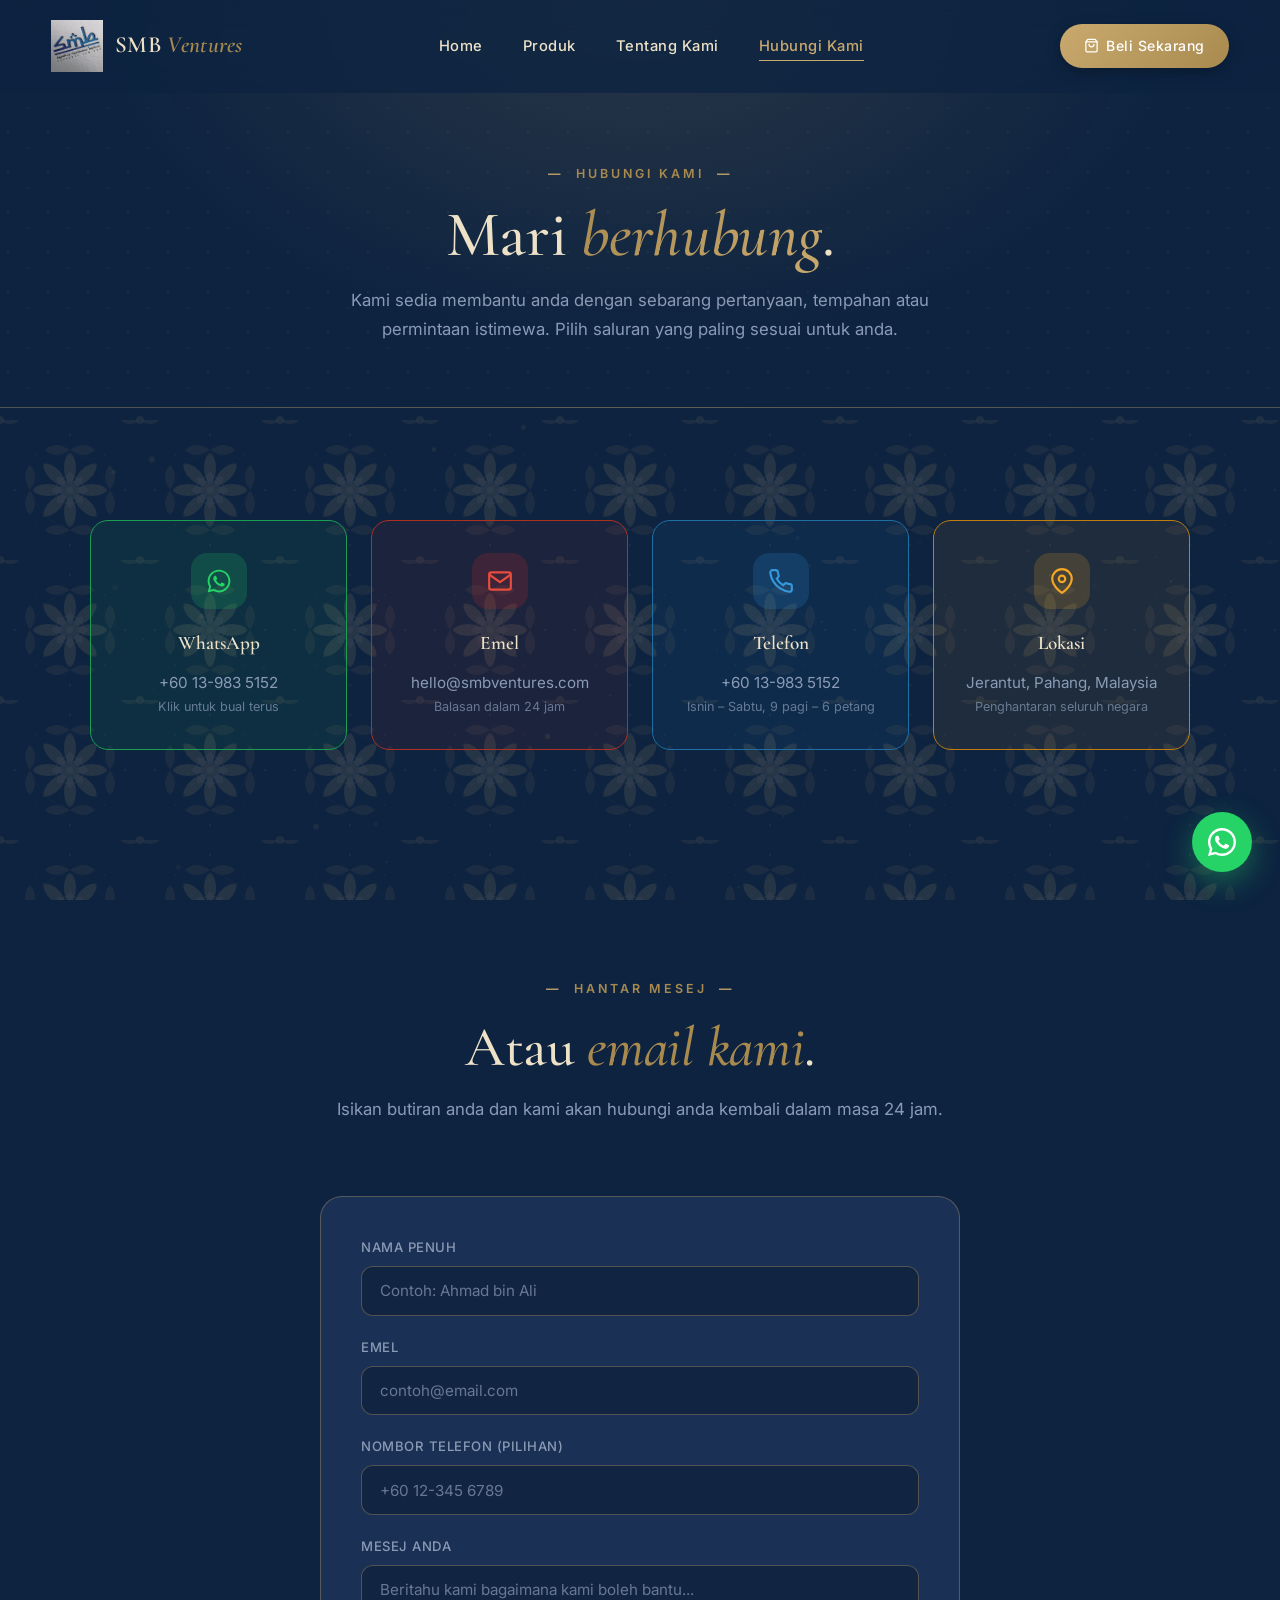
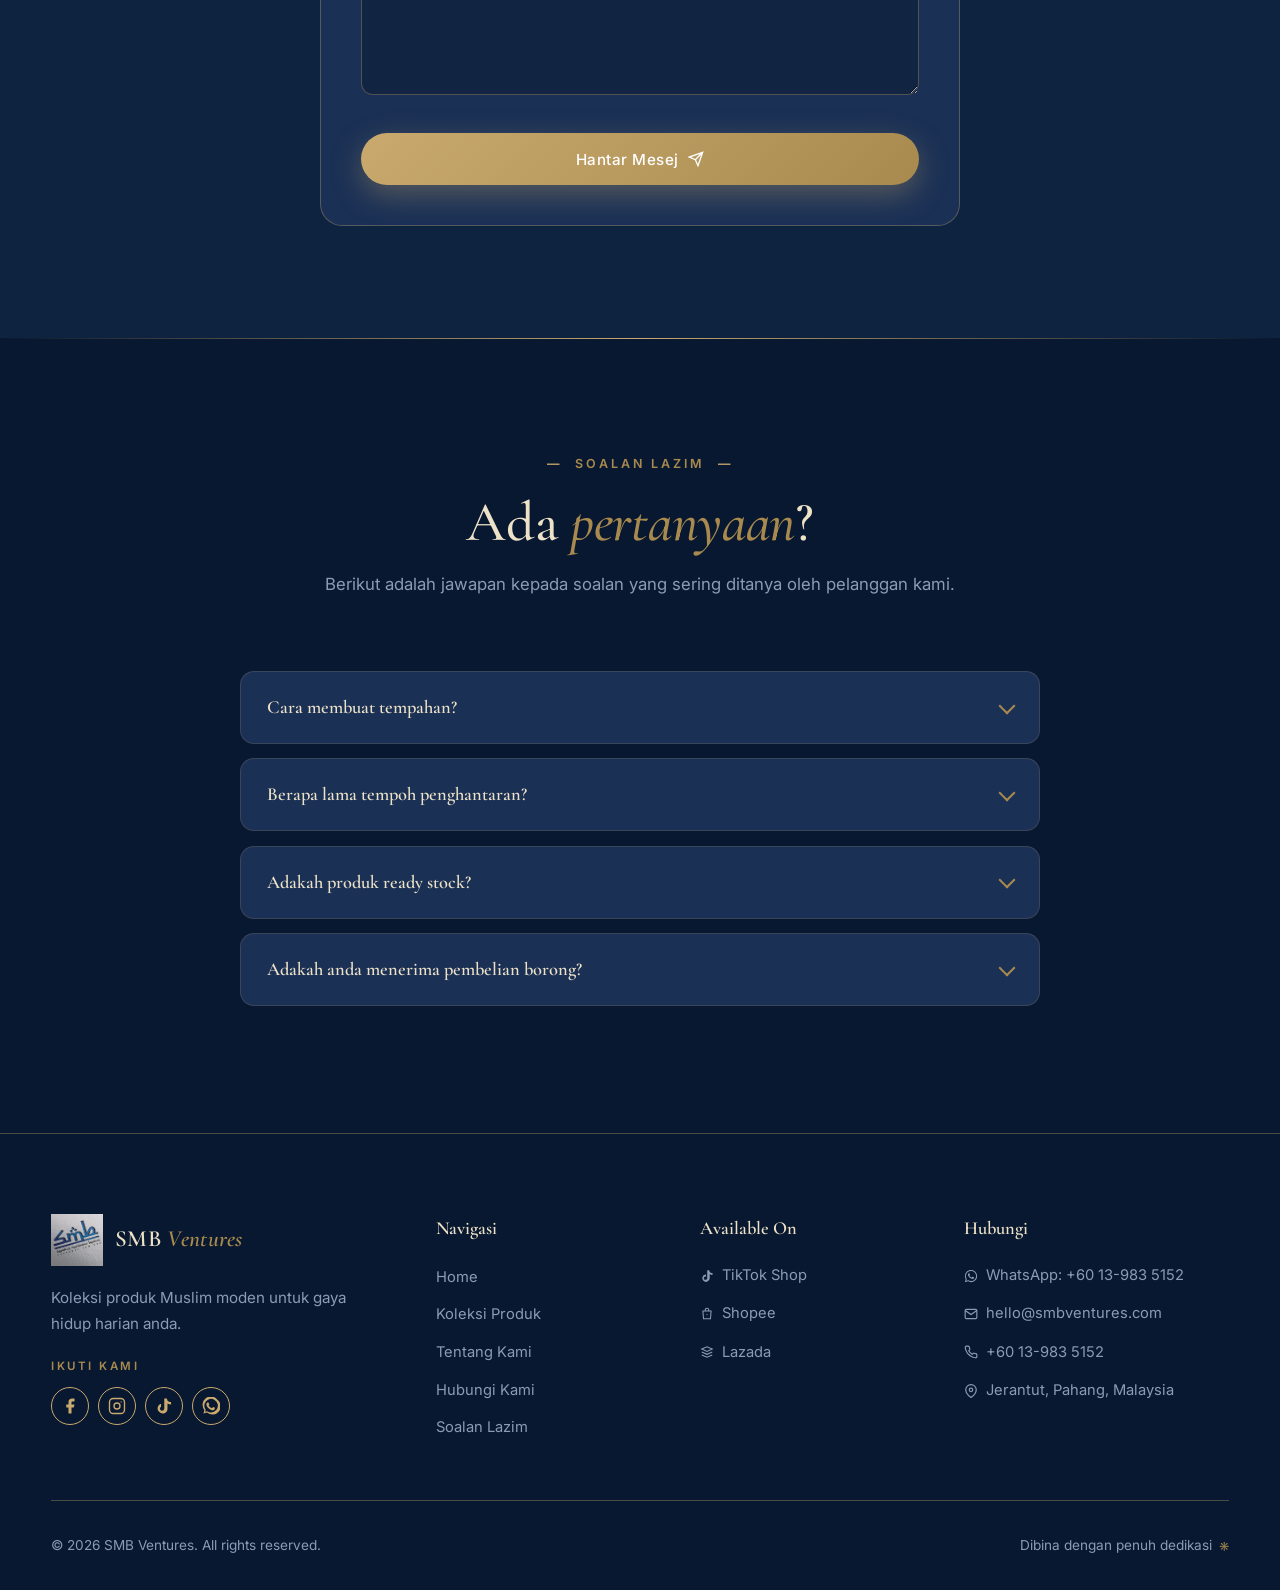
<file: hubungi-kami.html>
<!DOCTYPE html>
<html lang="ms">
<head>
<meta charset="UTF-8" />
<meta name="viewport" content="width=device-width, initial-scale=1.0" />
<title>Hubungi Kami — SMB Ventures</title>
<link rel="preconnect" href="https://fonts.googleapis.com">
<link rel="preconnect" href="https://fonts.gstatic.com" crossorigin>
<link href="https://fonts.googleapis.com/css2?family=Cormorant+Garamond:wght@400;500;600;700&family=Inter:wght@300;400;500;600&family=Amiri:wght@400;700&display=swap" rel="stylesheet">
<link rel="stylesheet" href="styles.css">
</head>
<body>
<!-- Flowery Batik Background -->
<svg class="batik-flower-bg" aria-hidden="true" preserveAspectRatio="xMidYMid slice" xmlns="http://www.w3.org/2000/svg">
  <defs>
    <pattern id="flower-batik" x="0" y="0" width="140" height="140" patternUnits="userSpaceOnUse">
      <!-- ── Central 8-petal flower ── -->
      <g transform="translate(70,70)">
        <!-- Outer petals -->
        <ellipse cx="0" cy="-22" rx="6" ry="14" fill="#c9a96e" opacity="0.9" transform="rotate(0)"/>
        <ellipse cx="0" cy="-22" rx="6" ry="14" fill="#c9a96e" opacity="0.9" transform="rotate(45)"/>
        <ellipse cx="0" cy="-22" rx="6" ry="14" fill="#c9a96e" opacity="0.9" transform="rotate(90)"/>
        <ellipse cx="0" cy="-22" rx="6" ry="14" fill="#c9a96e" opacity="0.9" transform="rotate(135)"/>
        <ellipse cx="0" cy="-22" rx="6" ry="14" fill="#c9a96e" opacity="0.9" transform="rotate(180)"/>
        <ellipse cx="0" cy="-22" rx="6" ry="14" fill="#c9a96e" opacity="0.9" transform="rotate(225)"/>
        <ellipse cx="0" cy="-22" rx="6" ry="14" fill="#c9a96e" opacity="0.9" transform="rotate(270)"/>
        <ellipse cx="0" cy="-22" rx="6" ry="14" fill="#c9a96e" opacity="0.9" transform="rotate(315)"/>
        <!-- Inner ring -->
        <circle cx="0" cy="0" r="14" fill="none" stroke="#e6cea0" stroke-width="0.7"/>
        <circle cx="0" cy="0" r="9"  fill="none" stroke="#c9a96e" stroke-width="0.6"/>
        <!-- Inner petals -->
        <ellipse cx="0" cy="-11" rx="3.5" ry="7" fill="#e6cea0" opacity="0.8" transform="rotate(0)"/>
        <ellipse cx="0" cy="-11" rx="3.5" ry="7" fill="#e6cea0" opacity="0.8" transform="rotate(45)"/>
        <ellipse cx="0" cy="-11" rx="3.5" ry="7" fill="#e6cea0" opacity="0.8" transform="rotate(90)"/>
        <ellipse cx="0" cy="-11" rx="3.5" ry="7" fill="#e6cea0" opacity="0.8" transform="rotate(135)"/>
        <ellipse cx="0" cy="-11" rx="3.5" ry="7" fill="#e6cea0" opacity="0.8" transform="rotate(180)"/>
        <ellipse cx="0" cy="-11" rx="3.5" ry="7" fill="#e6cea0" opacity="0.8" transform="rotate(225)"/>
        <ellipse cx="0" cy="-11" rx="3.5" ry="7" fill="#e6cea0" opacity="0.8" transform="rotate(270)"/>
        <ellipse cx="0" cy="-11" rx="3.5" ry="7" fill="#e6cea0" opacity="0.8" transform="rotate(315)"/>
        <!-- Centre -->
        <circle cx="0" cy="0" r="6" fill="#c9a96e"/>
        <circle cx="0" cy="0" r="3" fill="#e6cea0"/>
        <!-- Outer decorative ring dots -->
        <circle cx="0"    cy="-36" r="1.5" fill="#a88a4f" opacity="0.8"/>
        <circle cx="25.5" cy="-25.5" r="1.5" fill="#a88a4f" opacity="0.8"/>
        <circle cx="36"   cy="0"    r="1.5" fill="#a88a4f" opacity="0.8"/>
        <circle cx="25.5" cy="25.5" r="1.5" fill="#a88a4f" opacity="0.8"/>
        <circle cx="0"    cy="36"   r="1.5" fill="#a88a4f" opacity="0.8"/>
        <circle cx="-25.5" cy="25.5" r="1.5" fill="#a88a4f" opacity="0.8"/>
        <circle cx="-36"  cy="0"    r="1.5" fill="#a88a4f" opacity="0.8"/>
        <circle cx="-25.5" cy="-25.5" r="1.5" fill="#a88a4f" opacity="0.8"/>
        <!-- Large outer circle -->
        <circle cx="0" cy="0" r="36" fill="none" stroke="#c9a96e" stroke-width="0.4" opacity="0.6"/>
        <circle cx="0" cy="0" r="46" fill="none" stroke="#a88a4f" stroke-width="0.3" opacity="0.4"/>
      </g>
      <!-- ── Corner quarter-flowers ── -->
      <g transform="translate(0,0)">
        <ellipse cx="0" cy="-10" rx="4" ry="9" fill="#c9a96e" opacity="0.6" transform="rotate(45)"/>
        <ellipse cx="0" cy="-10" rx="4" ry="9" fill="#c9a96e" opacity="0.6" transform="rotate(90)"/>
        <circle cx="0" cy="0" r="4" fill="#c9a96e" opacity="0.7"/>
      </g>
      <g transform="translate(140,0)">
        <ellipse cx="0" cy="-10" rx="4" ry="9" fill="#c9a96e" opacity="0.6" transform="rotate(-45)"/>
        <ellipse cx="0" cy="-10" rx="4" ry="9" fill="#c9a96e" opacity="0.6" transform="rotate(-90)"/>
        <circle cx="0" cy="0" r="4" fill="#c9a96e" opacity="0.7"/>
      </g>
      <g transform="translate(0,140)">
        <ellipse cx="0" cy="10" rx="4" ry="9" fill="#c9a96e" opacity="0.6" transform="rotate(45)"/>
        <ellipse cx="0" cy="10" rx="4" ry="9" fill="#c9a96e" opacity="0.6" transform="rotate(90)"/>
        <circle cx="0" cy="0" r="4" fill="#c9a96e" opacity="0.7"/>
      </g>
      <g transform="translate(140,140)">
        <ellipse cx="0" cy="10" rx="4" ry="9" fill="#c9a96e" opacity="0.6" transform="rotate(-45)"/>
        <ellipse cx="0" cy="10" rx="4" ry="9" fill="#c9a96e" opacity="0.6" transform="rotate(-90)"/>
        <circle cx="0" cy="0" r="4" fill="#c9a96e" opacity="0.7"/>
      </g>
      <!-- ── Leaf tendrils between flowers ── -->
      <path d="M70 30 Q85 20 95 30 Q85 40 70 30Z" fill="#c9a96e" opacity="0.5"/>
      <path d="M70 30 Q55 20 45 30 Q55 40 70 30Z" fill="#c9a96e" opacity="0.5"/>
      <path d="M70 110 Q85 120 95 110 Q85 100 70 110Z" fill="#c9a96e" opacity="0.5"/>
      <path d="M70 110 Q55 120 45 110 Q55 100 70 110Z" fill="#c9a96e" opacity="0.5"/>
      <path d="M30 70 Q20 85 30 95 Q40 85 30 70Z" fill="#c9a96e" opacity="0.5"/>
      <path d="M30 70 Q20 55 30 45 Q40 55 30 70Z" fill="#c9a96e" opacity="0.5"/>
      <path d="M110 70 Q120 85 110 95 Q100 85 110 70Z" fill="#c9a96e" opacity="0.5"/>
      <path d="M110 70 Q120 55 110 45 Q100 55 110 70Z" fill="#c9a96e" opacity="0.5"/>
      <!-- ── Filler dots ── -->
      <circle cx="70" cy="15"  r="1" fill="#e6cea0" opacity="0.6"/>
      <circle cx="70" cy="125" r="1" fill="#e6cea0" opacity="0.6"/>
      <circle cx="15" cy="70"  r="1" fill="#e6cea0" opacity="0.6"/>
      <circle cx="125" cy="70" r="1" fill="#e6cea0" opacity="0.6"/>
      <circle cx="35" cy="35"  r="1" fill="#a88a4f" opacity="0.5"/>
      <circle cx="105" cy="35" r="1" fill="#a88a4f" opacity="0.5"/>
      <circle cx="35" cy="105" r="1" fill="#a88a4f" opacity="0.5"/>
      <circle cx="105" cy="105" r="1" fill="#a88a4f" opacity="0.5"/>
    </pattern>
  </defs>
  <rect width="100%" height="100%" fill="url(#flower-batik)"/>
</svg>


<!-- ============ NAVIGATION ============ -->
<nav id="navbar">
  <a href="index.html" class="logo">
    <img src="logo.jpg" alt="SMB Ventures Sdn Bhd" class="logo-img"
         onerror="this.style.display='none';this.nextElementSibling.style.display='flex';">
    <span class="logo-fallback" style="display:none;">
      <span class="lf-main">s<em>m</em>b</span>
      <span class="lf-tag">sepakat membawa berkat</span>
      <span class="lf-sub">Ventures Sdn Bhd</span>
    </span>
  </a>
  <ul class="nav-links">
    <li><a href="index.html">Home</a></li>
    <li><a href="produk.html">Produk</a></li>
    <li><a href="tentang-kami.html">Tentang Kami</a></li>
    <li><a href="hubungi-kami.html" class="active">Hubungi Kami</a></li>
  </ul>
  <a href="produk.html" class="nav-cta"><svg width="15" height="15" viewBox="0 0 24 24" fill="none" stroke="currentColor" stroke-width="2" stroke-linecap="round" stroke-linejoin="round" style="flex-shrink:0"><path d="M6 2L3 6v14a2 2 0 0 0 2 2h14a2 2 0 0 0 2-2V6l-3-4z"/><line x1="3" y1="6" x2="21" y2="6"/><path d="M16 10a4 4 0 0 1-8 0"/></svg> Beli Sekarang</a>
  <button class="menu-toggle" id="menuToggle" aria-label="Menu">
    <span></span><span></span><span></span>
  </button>
</nav>
<div class="nav-mobile" id="navMobile">
  <ul>
    <li><a href="index.html">Home</a></li>
    <li><a href="produk.html">Produk</a></li>
    <li><a href="tentang-kami.html">Tentang Kami</a></li>
    <li><a href="hubungi-kami.html">Hubungi Kami</a></li>
    <li><a href="produk.html" class="nav-cta"><svg width="15" height="15" viewBox="0 0 24 24" fill="none" stroke="currentColor" stroke-width="2" stroke-linecap="round" stroke-linejoin="round" style="flex-shrink:0"><path d="M6 2L3 6v14a2 2 0 0 0 2 2h14a2 2 0 0 0 2-2V6l-3-4z"/><line x1="3" y1="6" x2="21" y2="6"/><path d="M16 10a4 4 0 0 1-8 0"/></svg> Beli Sekarang</a></li>
  </ul>
</div>

<!-- ============ PAGE HEADER ============ -->
<header class="page-header">
  <div class="section-eyebrow">Hubungi Kami</div>
  <h1>Mari <em>berhubung</em>.</h1>
  <p>Kami sedia membantu anda dengan sebarang pertanyaan, tempahan atau permintaan istimewa. Pilih saluran yang paling sesuai untuk anda.</p>
</header>

<!-- ============ CONTACT CARDS ============ -->
<section>
  <div class="contact-grid">

    <a href="https://wa.me/60139835152?text=Assalamualaikum%20SMB%20Ventures%2C%20saya%20berminat%20dengan%20produk%20anda." target="_blank" rel="noopener" class="contact-card contact-card--whatsapp reveal">
      <div class="contact-card-icon">
        <svg viewBox="0 0 32 32" fill="currentColor" xmlns="http://www.w3.org/2000/svg">
          <path d="M16 2C8.268 2 2 8.268 2 16c0 2.417.636 4.786 1.846 6.876L2 30l7.333-1.818A13.94 13.94 0 0 0 16 30c7.732 0 14-6.268 14-14S23.732 2 16 2zm0 25.6a11.54 11.54 0 0 1-5.888-1.607l-.422-.252-4.352 1.08 1.1-4.24-.276-.435A11.56 11.56 0 0 1 4.4 16C4.4 9.59 9.59 4.4 16 4.4S27.6 9.59 27.6 16 22.41 27.6 16 27.6zm6.338-8.664c-.347-.174-2.056-1.014-2.375-1.13-.318-.115-.55-.173-.78.174-.23.347-.895 1.13-1.097 1.362-.202.23-.404.26-.75.086-.347-.174-1.464-.54-2.788-1.72-1.03-.918-1.726-2.053-1.928-2.4-.202-.347-.022-.534.152-.706.156-.155.347-.405.52-.607.174-.202.23-.347.347-.578.116-.23.058-.434-.029-.607-.087-.174-.78-1.88-1.07-2.573-.28-.676-.566-.584-.78-.595l-.665-.011c-.23 0-.607.086-.924.433-.318.347-1.213 1.186-1.213 2.892 0 1.706 1.242 3.355 1.415 3.585.174.23 2.445 3.73 5.923 5.232.828.357 1.474.57 1.977.73.83.265 1.587.228 2.184.138.666-.1 2.056-.84 2.345-1.652.29-.81.29-1.505.202-1.652-.087-.144-.318-.23-.665-.404z"/>
        </svg>
      </div>
      <h3>WhatsApp</h3>
      <p>+60 13-983 5152<br><small style="opacity:0.7">Klik untuk bual terus</small></p>
    </a>

    <a href="mailto:hello@smbventures.com" class="contact-card contact-card--email reveal">
      <div class="contact-card-icon">
        <svg viewBox="0 0 24 24" fill="none" stroke="currentColor" stroke-width="2"><path d="M4 4h16c1.1 0 2 .9 2 2v12c0 1.1-.9 2-2 2H4c-1.1 0-2-.9-2-2V6c0-1.1.9-2 2-2z"/><polyline points="22,6 12,13 2,6"/></svg>
      </div>
      <h3>Emel</h3>
      <p>hello@smbventures.com<br><small style="opacity:0.7">Balasan dalam 24 jam</small></p>
    </a>

    <a href="tel:+60139835152" class="contact-card contact-card--phone reveal">
      <div class="contact-card-icon">
        <svg viewBox="0 0 24 24" fill="none" stroke="currentColor" stroke-width="2"><path d="M22 16.92v3a2 2 0 0 1-2.18 2 19.79 19.79 0 0 1-8.63-3.07 19.5 19.5 0 0 1-6-6 19.79 19.79 0 0 1-3.07-8.67A2 2 0 0 1 4.11 2h3a2 2 0 0 1 2 1.72 12.84 12.84 0 0 0 .7 2.81 2 2 0 0 1-.45 2.11L8.09 9.91a16 16 0 0 0 6 6l1.27-1.27a2 2 0 0 1 2.11-.45 12.84 12.84 0 0 0 2.81.7A2 2 0 0 1 22 16.92z"/></svg>
      </div>
      <h3>Telefon</h3>
      <p>+60 13-983 5152<br><small style="opacity:0.7">Isnin – Sabtu, 9 pagi – 6 petang</small></p>
    </a>

    <div class="contact-card contact-card--location reveal" style="cursor:default;">
      <div class="contact-card-icon">
        <svg viewBox="0 0 24 24" fill="none" stroke="currentColor" stroke-width="2"><path d="M21 10c0 7-9 13-9 13s-9-6-9-13a9 9 0 0 1 18 0z"/><circle cx="12" cy="10" r="3"/></svg>
      </div>
      <h3>Lokasi</h3>
      <p>Jerantut, Pahang, Malaysia<br><small style="opacity:0.7">Penghantaran seluruh negara</small></p>
    </div>

  </div>
</section>

<!-- ============ CONTACT FORM ============ -->
<section>
  <div class="section-header reveal">
    <div class="section-eyebrow">Hantar Mesej</div>
    <h2 class="section-title">Atau <em>email kami</em>.</h2>
    <p class="section-sub">Isikan butiran anda dan kami akan hubungi anda kembali dalam masa 24 jam.</p>
  </div>
  <!-- To activate form: sign up at formspree.io, create a form, and replace YOUR_FORM_ID below -->
  <form class="contact-form reveal" action="https://formspree.io/f/YOUR_FORM_ID" method="POST">
    <div class="form-row">
      <label for="name">Nama Penuh</label>
      <input type="text" id="name" name="name" placeholder="Contoh: Ahmad bin Ali" required>
    </div>
    <div class="form-row">
      <label for="email">Emel</label>
      <input type="email" id="email" name="email" placeholder="contoh@email.com" required>
    </div>
    <div class="form-row">
      <label for="phone">Nombor Telefon (pilihan)</label>
      <input type="tel" id="phone" name="phone" placeholder="+60 12-345 6789">
    </div>
    <div class="form-row">
      <label for="message">Mesej Anda</label>
      <textarea id="message" name="message" rows="5" placeholder="Beritahu kami bagaimana kami boleh bantu..." required></textarea>
    </div>
    <button type="submit" class="btn btn-primary">
      Hantar Mesej
      <svg width="16" height="16" viewBox="0 0 24 24" fill="none" stroke="currentColor" stroke-width="2"><path d="M22 2L11 13M22 2l-7 20-4-9-9-4z"/></svg>
    </button>
  </form>
</section>

<!-- ============ FAQ ============ -->
<section class="faq-section" id="faq">
  <div class="section-header reveal">
    <div class="section-eyebrow">Soalan Lazim</div>
    <h2 class="section-title">Ada <em>pertanyaan</em>?</h2>
    <p class="section-sub">Berikut adalah jawapan kepada soalan yang sering ditanya oleh pelanggan kami.</p>
  </div>
  <div class="faq-list reveal">
    <details class="faq-item">
      <summary>Cara membuat tempahan?</summary>
      <div class="faq-answer">
        <p>Anda boleh membuat tempahan dengan mudah melalui WhatsApp. Klik butang hijau di sudut bawah skrin atau butang "Lihat Produk" pada mana-mana kategori — kami akan bantu proses tempahan anda dari pemilihan produk sehingga penghantaran.</p>
      </div>
    </details>
    <details class="faq-item">
      <summary>Berapa lama tempoh penghantaran?</summary>
      <div class="faq-answer">
        <p>Penghantaran ke kawasan Semenanjung Malaysia mengambil masa 2 hingga 4 hari bekerja. Bagi Sabah dan Sarawak, tempoh penghantaran adalah 4 hingga 7 hari bekerja. Anda akan menerima nombor tracking selepas pesanan dihantar.</p>
      </div>
    </details>
    <details class="faq-item">
      <summary>Adakah produk ready stock?</summary>
      <div class="faq-answer">
        <p>Kebanyakan produk kami adalah ready stock dan boleh dihantar dalam masa 24 hingga 48 jam selepas pengesahan bayaran. Untuk tempahan khas, sila berhubung dengan kami melalui WhatsApp untuk pengesahan ketersediaan stok.</p>
      </div>
    </details>
    <details class="faq-item">
      <summary>Adakah anda menerima pembelian borong?</summary>
      <div class="faq-answer">
        <p>Ya, kami menerima pembelian borong dengan harga istimewa untuk peruncit, ejen dan organisasi. Sila hubungi kami melalui WhatsApp untuk mendapatkan senarai harga borong dan terma pembelian terkini.</p>
      </div>
    </details>
  </div>
</section>

<!-- ============ FOOTER ============ -->
<footer>
  <div class="footer-grid">
    <div class="footer-brand">
      <a href="index.html" class="logo">
        <img src="logo.jpg" alt="SMB Ventures Sdn Bhd" class="logo-img"
             onerror="this.style.display='none';this.nextElementSibling.style.display='flex';">
        <span class="logo-fallback" style="display:none;">
          <span class="lf-main">s<em>m</em>b</span>
          <span class="lf-tag">sepakat membawa berkat</span>
          <span class="lf-sub">Ventures Sdn Bhd</span>
        </span>
      </a>
      <p>Koleksi produk Muslim moden untuk gaya hidup harian anda.</p>
    </div>
    <div class="footer-col">
      <h4>Navigasi</h4>
      <ul>
        <li><a href="index.html">Home</a></li>
        <li><a href="produk.html">Koleksi Produk</a></li>
        <li><a href="tentang-kami.html">Tentang Kami</a></li>
        <li><a href="hubungi-kami.html">Hubungi Kami</a></li>
        <li><a href="#faq">Soalan Lazim</a></li>
      </ul>
    </div>
    <div class="footer-col">
      <h4>Hubungi</h4>
      <ul>
        <li><a href="https://wa.me/60139835152" target="_blank" rel="noopener">
          <svg viewBox="0 0 32 32" fill="currentColor" xmlns="http://www.w3.org/2000/svg"><path d="M16 2C8.268 2 2 8.268 2 16c0 2.417.636 4.786 1.846 6.876L2 30l7.333-1.818A13.94 13.94 0 0 0 16 30c7.732 0 14-6.268 14-14S23.732 2 16 2zm0 25.6a11.54 11.54 0 0 1-5.888-1.607l-.422-.252-4.352 1.08 1.1-4.24-.276-.435A11.56 11.56 0 0 1 4.4 16C4.4 9.59 9.59 4.4 16 4.4S27.6 9.59 27.6 16 22.41 27.6 16 27.6zm6.338-8.664c-.347-.174-2.056-1.014-2.375-1.13-.318-.115-.55-.173-.78.174-.23.347-.895 1.13-1.097 1.362-.202.23-.404.26-.75.086-.347-.174-1.464-.54-2.788-1.72-1.03-.918-1.726-2.053-1.928-2.4-.202-.347-.022-.534.152-.706.156-.155.347-.405.52-.607.174-.202.23-.347.347-.578.116-.23.058-.434-.029-.607-.087-.174-.78-1.88-1.07-2.573-.28-.676-.566-.584-.78-.595l-.665-.011c-.23 0-.607.086-.924.433-.318.347-1.213 1.186-1.213 2.892 0 1.706 1.242 3.355 1.415 3.585.174.23 2.445 3.73 5.923 5.232.828.357 1.474.57 1.977.73.83.265 1.587.228 2.184.138.666-.1 2.056-.84 2.345-1.652.29-.81.29-1.505.202-1.652-.087-.144-.318-.23-.665-.404z"/></svg>
          WhatsApp: +60 13-983 5152
        </a></li>
        <li><a href="mailto:hello@smbventures.com">
          <svg viewBox="0 0 24 24" fill="none" stroke="currentColor" stroke-width="2"><path d="M4 4h16c1.1 0 2 .9 2 2v12c0 1.1-.9 2-2 2H4c-1.1 0-2-.9-2-2V6c0-1.1.9-2 2-2z"/><polyline points="22,6 12,13 2,6"/></svg>
          hello@smbventures.com
        </a></li>
        <li><a href="tel:+60139835152">
          <svg viewBox="0 0 24 24" fill="none" stroke="currentColor" stroke-width="2"><path d="M22 16.92v3a2 2 0 0 1-2.18 2 19.79 19.79 0 0 1-8.63-3.07 19.5 19.5 0 0 1-6-6 19.79 19.79 0 0 1-3.07-8.67A2 2 0 0 1 4.11 2h3a2 2 0 0 1 2 1.72 12.84 12.84 0 0 0 .7 2.81 2 2 0 0 1-.45 2.11L8.09 9.91a16 16 0 0 0 6 6l1.27-1.27a2 2 0 0 1 2.11-.45 12.84 12.84 0 0 0 2.81.7A2 2 0 0 1 22 16.92z"/></svg>
          +60 13-983 5152
        </a></li>
        <li><a href="#">
          <svg viewBox="0 0 24 24" fill="none" stroke="currentColor" stroke-width="2"><path d="M21 10c0 7-9 13-9 13s-9-6-9-13a9 9 0 0 1 18 0z"/><circle cx="12" cy="10" r="3"/></svg>
          Jerantut, Pahang, Malaysia
        </a></li>
      </ul>
    </div>
  </div>
  <div class="footer-bottom">
    <div>&copy; 2026 SMB Ventures. All rights reserved.</div>
    <div class="made-with">Dibina dengan penuh dedikasi <span>۞</span></div>
  </div>
</footer>

<!-- ============ WHATSAPP FLOATING ============ -->
<a href="https://wa.me/60139835152?text=Assalamualaikum%20SMB%20Ventures%2C%20saya%20berminat%20dengan%20produk%20anda."
   class="whatsapp-float"
   target="_blank"
   rel="noopener"
   aria-label="Hubungi melalui WhatsApp">
  <span class="whatsapp-tooltip">Hubungi kami</span>
  <svg viewBox="0 0 32 32" fill="currentColor" xmlns="http://www.w3.org/2000/svg"><path d="M16 2C8.268 2 2 8.268 2 16c0 2.417.636 4.786 1.846 6.876L2 30l7.333-1.818A13.94 13.94 0 0 0 16 30c7.732 0 14-6.268 14-14S23.732 2 16 2zm0 25.6a11.54 11.54 0 0 1-5.888-1.607l-.422-.252-4.352 1.08 1.1-4.24-.276-.435A11.56 11.56 0 0 1 4.4 16C4.4 9.59 9.59 4.4 16 4.4S27.6 9.59 27.6 16 22.41 27.6 16 27.6zm6.338-8.664c-.347-.174-2.056-1.014-2.375-1.13-.318-.115-.55-.173-.78.174-.23.347-.895 1.13-1.097 1.362-.202.23-.404.26-.75.086-.347-.174-1.464-.54-2.788-1.72-1.03-.918-1.726-2.053-1.928-2.4-.202-.347-.022-.534.152-.706.156-.155.347-.405.52-.607.174-.202.23-.347.347-.578.116-.23.058-.434-.029-.607-.087-.174-.78-1.88-1.07-2.573-.28-.676-.566-.584-.78-.595l-.665-.011c-.23 0-.607.086-.924.433-.318.347-1.213 1.186-1.213 2.892 0 1.706 1.242 3.355 1.415 3.585.174.23 2.445 3.73 5.923 5.232.828.357 1.474.57 1.977.73.83.265 1.587.228 2.184.138.666-.1 2.056-.84 2.345-1.652.29-.81.29-1.505.202-1.652-.087-.144-.318-.23-.665-.404z"/></svg>
</a>

<script src="script.js"></script>
</body>
</html>
</file>
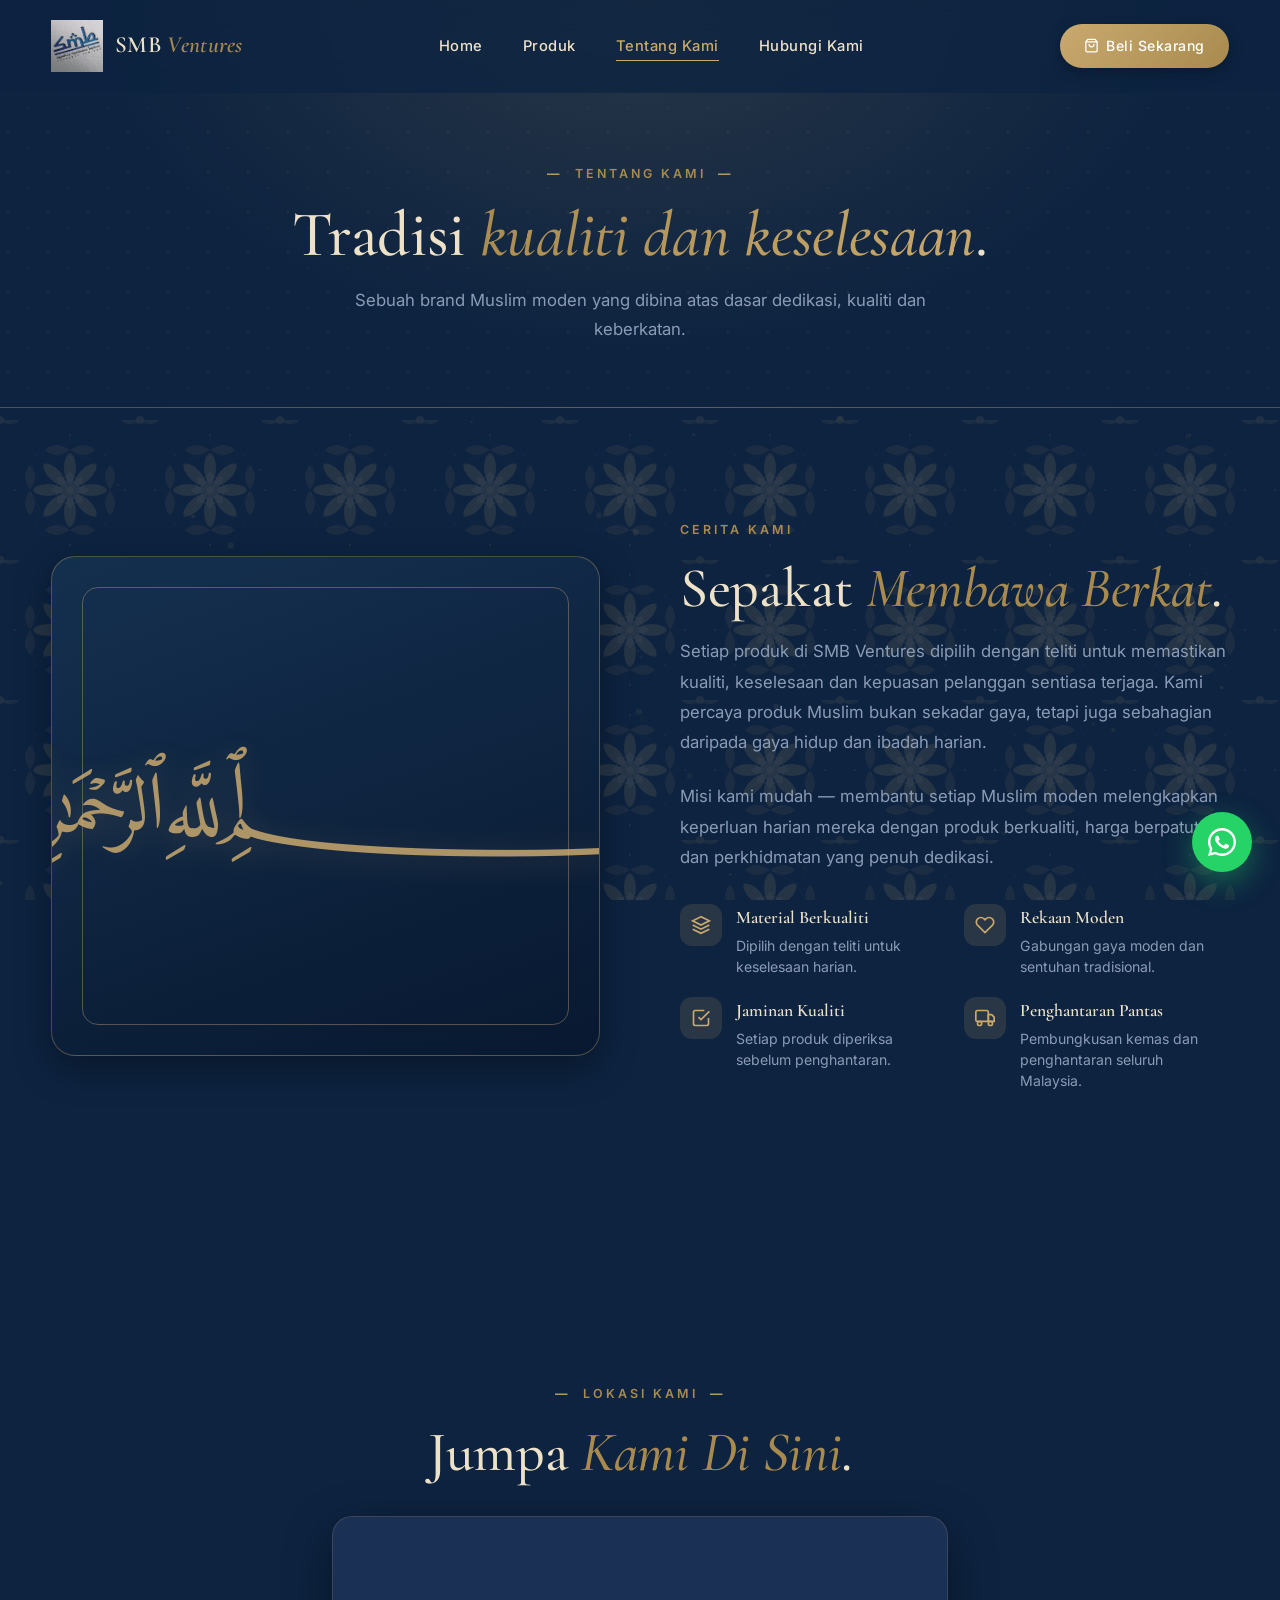
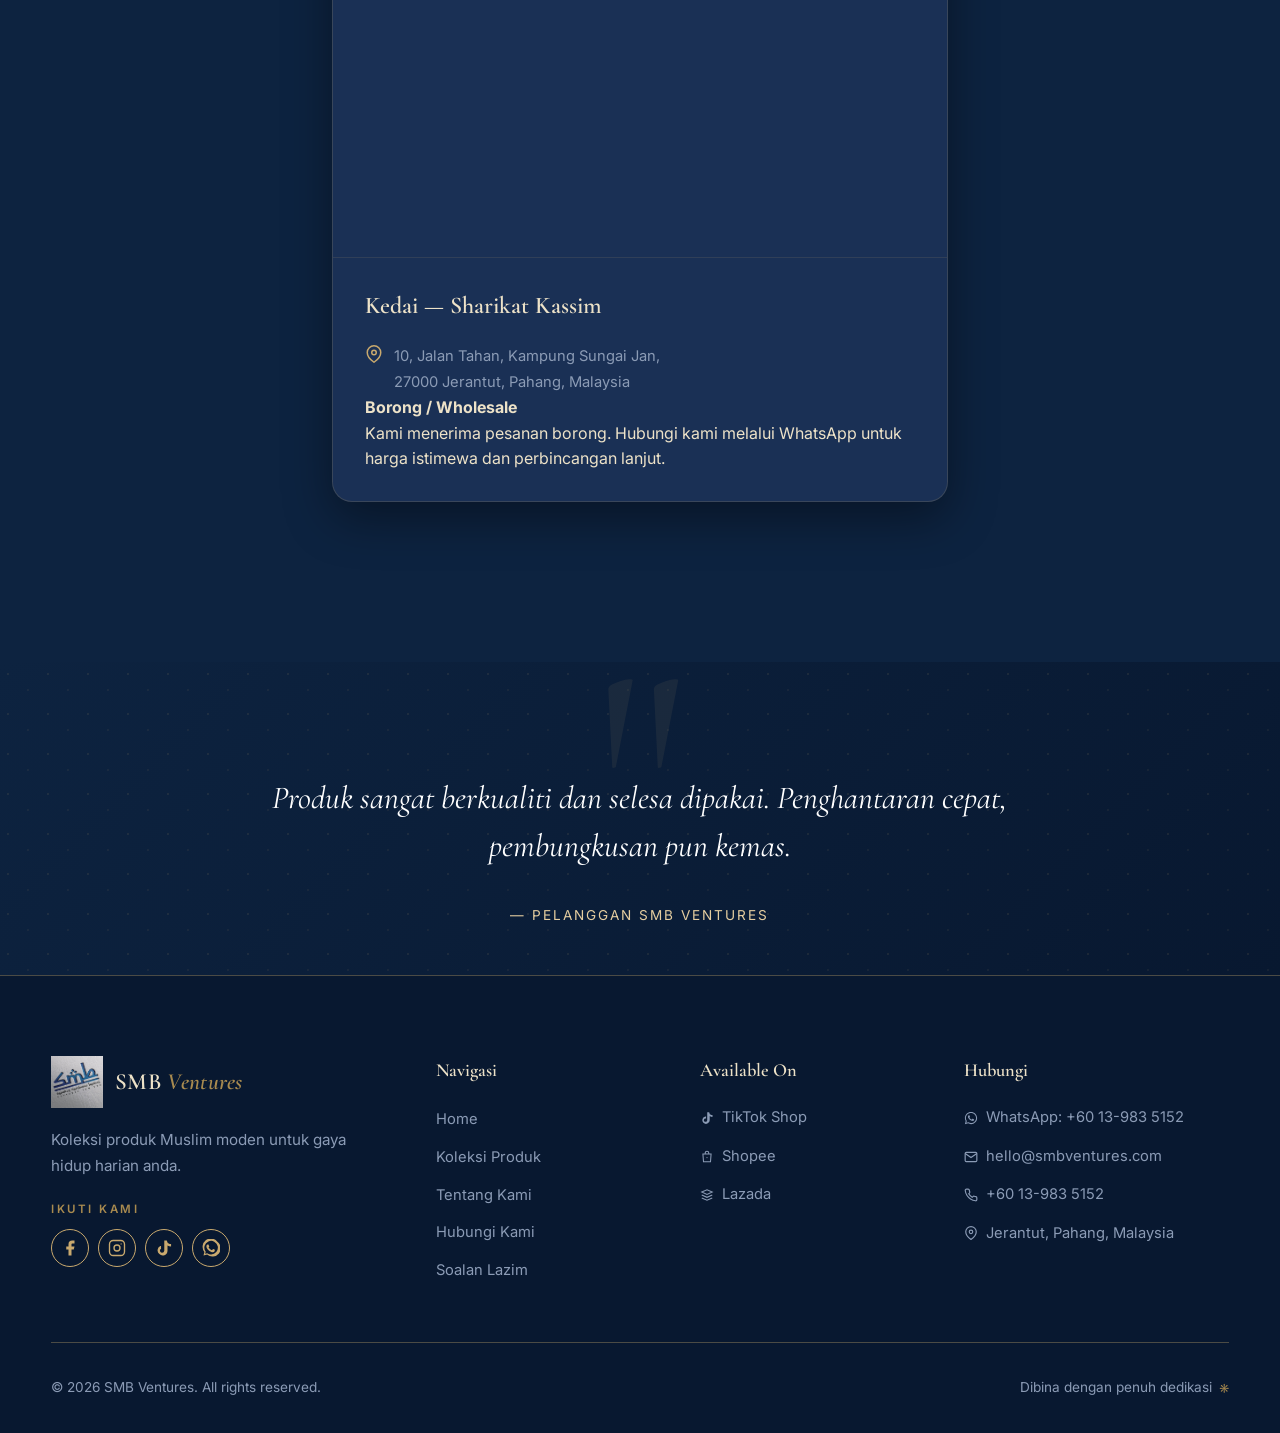
<file: tentang-kami.html>
<!DOCTYPE html>
<html lang="ms">
<head>
<meta charset="UTF-8" />
<meta name="viewport" content="width=device-width, initial-scale=1.0" />
<title>Tentang Kami — SMB Ventures</title>
<link rel="preconnect" href="https://fonts.googleapis.com">
<link rel="preconnect" href="https://fonts.gstatic.com" crossorigin>
<link href="https://fonts.googleapis.com/css2?family=Cormorant+Garamond:wght@400;500;600;700&family=Inter:wght@300;400;500;600&family=Amiri:wght@400;700&display=swap" rel="stylesheet">
<link rel="stylesheet" href="styles.css">
</head>
<body>
<!-- Flowery Batik Background -->
<svg class="batik-flower-bg" aria-hidden="true" preserveAspectRatio="xMidYMid slice" xmlns="http://www.w3.org/2000/svg">
  <defs>
    <pattern id="flower-batik" x="0" y="0" width="140" height="140" patternUnits="userSpaceOnUse">
      <!-- ── Central 8-petal flower ── -->
      <g transform="translate(70,70)">
        <!-- Outer petals -->
        <ellipse cx="0" cy="-22" rx="6" ry="14" fill="#c9a96e" opacity="0.9" transform="rotate(0)"/>
        <ellipse cx="0" cy="-22" rx="6" ry="14" fill="#c9a96e" opacity="0.9" transform="rotate(45)"/>
        <ellipse cx="0" cy="-22" rx="6" ry="14" fill="#c9a96e" opacity="0.9" transform="rotate(90)"/>
        <ellipse cx="0" cy="-22" rx="6" ry="14" fill="#c9a96e" opacity="0.9" transform="rotate(135)"/>
        <ellipse cx="0" cy="-22" rx="6" ry="14" fill="#c9a96e" opacity="0.9" transform="rotate(180)"/>
        <ellipse cx="0" cy="-22" rx="6" ry="14" fill="#c9a96e" opacity="0.9" transform="rotate(225)"/>
        <ellipse cx="0" cy="-22" rx="6" ry="14" fill="#c9a96e" opacity="0.9" transform="rotate(270)"/>
        <ellipse cx="0" cy="-22" rx="6" ry="14" fill="#c9a96e" opacity="0.9" transform="rotate(315)"/>
        <!-- Inner ring -->
        <circle cx="0" cy="0" r="14" fill="none" stroke="#e6cea0" stroke-width="0.7"/>
        <circle cx="0" cy="0" r="9"  fill="none" stroke="#c9a96e" stroke-width="0.6"/>
        <!-- Inner petals -->
        <ellipse cx="0" cy="-11" rx="3.5" ry="7" fill="#e6cea0" opacity="0.8" transform="rotate(0)"/>
        <ellipse cx="0" cy="-11" rx="3.5" ry="7" fill="#e6cea0" opacity="0.8" transform="rotate(45)"/>
        <ellipse cx="0" cy="-11" rx="3.5" ry="7" fill="#e6cea0" opacity="0.8" transform="rotate(90)"/>
        <ellipse cx="0" cy="-11" rx="3.5" ry="7" fill="#e6cea0" opacity="0.8" transform="rotate(135)"/>
        <ellipse cx="0" cy="-11" rx="3.5" ry="7" fill="#e6cea0" opacity="0.8" transform="rotate(180)"/>
        <ellipse cx="0" cy="-11" rx="3.5" ry="7" fill="#e6cea0" opacity="0.8" transform="rotate(225)"/>
        <ellipse cx="0" cy="-11" rx="3.5" ry="7" fill="#e6cea0" opacity="0.8" transform="rotate(270)"/>
        <ellipse cx="0" cy="-11" rx="3.5" ry="7" fill="#e6cea0" opacity="0.8" transform="rotate(315)"/>
        <!-- Centre -->
        <circle cx="0" cy="0" r="6" fill="#c9a96e"/>
        <circle cx="0" cy="0" r="3" fill="#e6cea0"/>
        <!-- Outer decorative ring dots -->
        <circle cx="0"    cy="-36" r="1.5" fill="#a88a4f" opacity="0.8"/>
        <circle cx="25.5" cy="-25.5" r="1.5" fill="#a88a4f" opacity="0.8"/>
        <circle cx="36"   cy="0"    r="1.5" fill="#a88a4f" opacity="0.8"/>
        <circle cx="25.5" cy="25.5" r="1.5" fill="#a88a4f" opacity="0.8"/>
        <circle cx="0"    cy="36"   r="1.5" fill="#a88a4f" opacity="0.8"/>
        <circle cx="-25.5" cy="25.5" r="1.5" fill="#a88a4f" opacity="0.8"/>
        <circle cx="-36"  cy="0"    r="1.5" fill="#a88a4f" opacity="0.8"/>
        <circle cx="-25.5" cy="-25.5" r="1.5" fill="#a88a4f" opacity="0.8"/>
        <!-- Large outer circle -->
        <circle cx="0" cy="0" r="36" fill="none" stroke="#c9a96e" stroke-width="0.4" opacity="0.6"/>
        <circle cx="0" cy="0" r="46" fill="none" stroke="#a88a4f" stroke-width="0.3" opacity="0.4"/>
      </g>
      <!-- ── Corner quarter-flowers ── -->
      <g transform="translate(0,0)">
        <ellipse cx="0" cy="-10" rx="4" ry="9" fill="#c9a96e" opacity="0.6" transform="rotate(45)"/>
        <ellipse cx="0" cy="-10" rx="4" ry="9" fill="#c9a96e" opacity="0.6" transform="rotate(90)"/>
        <circle cx="0" cy="0" r="4" fill="#c9a96e" opacity="0.7"/>
      </g>
      <g transform="translate(140,0)">
        <ellipse cx="0" cy="-10" rx="4" ry="9" fill="#c9a96e" opacity="0.6" transform="rotate(-45)"/>
        <ellipse cx="0" cy="-10" rx="4" ry="9" fill="#c9a96e" opacity="0.6" transform="rotate(-90)"/>
        <circle cx="0" cy="0" r="4" fill="#c9a96e" opacity="0.7"/>
      </g>
      <g transform="translate(0,140)">
        <ellipse cx="0" cy="10" rx="4" ry="9" fill="#c9a96e" opacity="0.6" transform="rotate(45)"/>
        <ellipse cx="0" cy="10" rx="4" ry="9" fill="#c9a96e" opacity="0.6" transform="rotate(90)"/>
        <circle cx="0" cy="0" r="4" fill="#c9a96e" opacity="0.7"/>
      </g>
      <g transform="translate(140,140)">
        <ellipse cx="0" cy="10" rx="4" ry="9" fill="#c9a96e" opacity="0.6" transform="rotate(-45)"/>
        <ellipse cx="0" cy="10" rx="4" ry="9" fill="#c9a96e" opacity="0.6" transform="rotate(-90)"/>
        <circle cx="0" cy="0" r="4" fill="#c9a96e" opacity="0.7"/>
      </g>
      <!-- ── Leaf tendrils between flowers ── -->
      <path d="M70 30 Q85 20 95 30 Q85 40 70 30Z" fill="#c9a96e" opacity="0.5"/>
      <path d="M70 30 Q55 20 45 30 Q55 40 70 30Z" fill="#c9a96e" opacity="0.5"/>
      <path d="M70 110 Q85 120 95 110 Q85 100 70 110Z" fill="#c9a96e" opacity="0.5"/>
      <path d="M70 110 Q55 120 45 110 Q55 100 70 110Z" fill="#c9a96e" opacity="0.5"/>
      <path d="M30 70 Q20 85 30 95 Q40 85 30 70Z" fill="#c9a96e" opacity="0.5"/>
      <path d="M30 70 Q20 55 30 45 Q40 55 30 70Z" fill="#c9a96e" opacity="0.5"/>
      <path d="M110 70 Q120 85 110 95 Q100 85 110 70Z" fill="#c9a96e" opacity="0.5"/>
      <path d="M110 70 Q120 55 110 45 Q100 55 110 70Z" fill="#c9a96e" opacity="0.5"/>
      <!-- ── Filler dots ── -->
      <circle cx="70" cy="15"  r="1" fill="#e6cea0" opacity="0.6"/>
      <circle cx="70" cy="125" r="1" fill="#e6cea0" opacity="0.6"/>
      <circle cx="15" cy="70"  r="1" fill="#e6cea0" opacity="0.6"/>
      <circle cx="125" cy="70" r="1" fill="#e6cea0" opacity="0.6"/>
      <circle cx="35" cy="35"  r="1" fill="#a88a4f" opacity="0.5"/>
      <circle cx="105" cy="35" r="1" fill="#a88a4f" opacity="0.5"/>
      <circle cx="35" cy="105" r="1" fill="#a88a4f" opacity="0.5"/>
      <circle cx="105" cy="105" r="1" fill="#a88a4f" opacity="0.5"/>
    </pattern>
  </defs>
  <rect width="100%" height="100%" fill="url(#flower-batik)"/>
</svg>


<!-- ============ NAVIGATION ============ -->
<nav id="navbar">
  <a href="index.html" class="logo">
    <img src="logo.jpg" alt="SMB Ventures Sdn Bhd" class="logo-img"
         onerror="this.style.display='none';this.nextElementSibling.style.display='flex';">
    <span class="logo-fallback" style="display:none;">
      <span class="lf-main">s<em>m</em>b</span>
      <span class="lf-tag">sepakat membawa berkat</span>
      <span class="lf-sub">Ventures Sdn Bhd</span>
    </span>
  </a>
  <ul class="nav-links">
    <li><a href="index.html">Home</a></li>
    <li><a href="produk.html">Produk</a></li>
    <li><a href="tentang-kami.html" class="active">Tentang Kami</a></li>
    <li><a href="hubungi-kami.html">Hubungi Kami</a></li>
  </ul>
  <a href="produk.html" class="nav-cta"><svg width="15" height="15" viewBox="0 0 24 24" fill="none" stroke="currentColor" stroke-width="2" stroke-linecap="round" stroke-linejoin="round" style="flex-shrink:0"><path d="M6 2L3 6v14a2 2 0 0 0 2 2h14a2 2 0 0 0 2-2V6l-3-4z"/><line x1="3" y1="6" x2="21" y2="6"/><path d="M16 10a4 4 0 0 1-8 0"/></svg> Beli Sekarang</a>
  <button class="menu-toggle" id="menuToggle" aria-label="Menu">
    <span></span><span></span><span></span>
  </button>
</nav>
<div class="nav-mobile" id="navMobile">
  <ul>
    <li><a href="index.html">Home</a></li>
    <li><a href="produk.html">Produk</a></li>
    <li><a href="tentang-kami.html">Tentang Kami</a></li>
    <li><a href="hubungi-kami.html">Hubungi Kami</a></li>
    <li><a href="produk.html" class="nav-cta"><svg width="15" height="15" viewBox="0 0 24 24" fill="none" stroke="currentColor" stroke-width="2" stroke-linecap="round" stroke-linejoin="round" style="flex-shrink:0"><path d="M6 2L3 6v14a2 2 0 0 0 2 2h14a2 2 0 0 0 2-2V6l-3-4z"/><line x1="3" y1="6" x2="21" y2="6"/><path d="M16 10a4 4 0 0 1-8 0"/></svg> Beli Sekarang</a></li>
  </ul>
</div>

<!-- ============ PAGE HEADER ============ -->
<header class="page-header">
  <div class="section-eyebrow">Tentang Kami</div>
  <h1>Tradisi <em>kualiti dan keselesaan</em>.</h1>
  <p>Sebuah brand Muslim moden yang dibina atas dasar dedikasi, kualiti dan keberkatan.</p>
</header>

<!-- ============ CRAFT / ABOUT ============ -->
<section>
  <div class="craft">
    <div class="craft-visual reveal">
      <div class="ornament"></div>
      <div class="center-mark">﷽</div>
    </div>
    <div class="craft-text reveal">
      <div class="section-eyebrow">Cerita Kami</div>
      <h2 class="section-title">Sepakat <em>Membawa Berkat</em>.</h2>
      <p>Setiap produk di SMB Ventures dipilih dengan teliti untuk memastikan kualiti, keselesaan dan kepuasan pelanggan sentiasa terjaga. Kami percaya produk Muslim bukan sekadar gaya, tetapi juga sebahagian daripada gaya hidup dan ibadah harian.</p>
      <p>Misi kami mudah — membantu setiap Muslim moden melengkapkan keperluan harian mereka dengan produk berkualiti, harga berpatutan dan perkhidmatan yang penuh dedikasi.</p>
      <div class="craft-features">
        <div class="craft-feature">
          <div class="craft-feature-icon">
            <svg width="20" height="20" viewBox="0 0 24 24" fill="none" stroke="currentColor" stroke-width="2"><path d="M12 2L2 7l10 5 10-5-10-5zM2 17l10 5 10-5M2 12l10 5 10-5"/></svg>
          </div>
          <div>
            <h4>Material Berkualiti</h4>
            <p>Dipilih dengan teliti untuk keselesaan harian.</p>
          </div>
        </div>
        <div class="craft-feature">
          <div class="craft-feature-icon">
            <svg width="20" height="20" viewBox="0 0 24 24" fill="none" stroke="currentColor" stroke-width="2"><path d="M20.84 4.61a5.5 5.5 0 0 0-7.78 0L12 5.67l-1.06-1.06a5.5 5.5 0 0 0-7.78 7.78l1.06 1.06L12 21.23l7.78-7.78 1.06-1.06a5.5 5.5 0 0 0 0-7.78z"/></svg>
          </div>
          <div>
            <h4>Rekaan Moden</h4>
            <p>Gabungan gaya moden dan sentuhan tradisional.</p>
          </div>
        </div>
        <div class="craft-feature">
          <div class="craft-feature-icon">
            <svg width="20" height="20" viewBox="0 0 24 24" fill="none" stroke="currentColor" stroke-width="2"><path d="M9 11l3 3L22 4M21 12v7a2 2 0 0 1-2 2H5a2 2 0 0 1-2-2V5a2 2 0 0 1 2-2h11"/></svg>
          </div>
          <div>
            <h4>Jaminan Kualiti</h4>
            <p>Setiap produk diperiksa sebelum penghantaran.</p>
          </div>
        </div>
        <div class="craft-feature">
          <div class="craft-feature-icon">
            <svg width="20" height="20" viewBox="0 0 24 24" fill="none" stroke="currentColor" stroke-width="2"><rect x="1" y="3" width="15" height="13" rx="2"/><polygon points="16 8 20 8 23 11 23 16 16 16 16 8"/><circle cx="5.5" cy="18.5" r="2.5"/><circle cx="18.5" cy="18.5" r="2.5"/></svg>
          </div>
          <div>
            <h4>Penghantaran Pantas</h4>
            <p>Pembungkusan kemas dan penghantaran seluruh Malaysia.</p>
          </div>
        </div>
      </div>
    </div>
  </div>
</section>

<!-- ============ LOCATION MAP ============ -->
<section>
  <div class="map-section reveal">
    <div class="section-eyebrow">Lokasi Kami</div>
    <h2 class="section-title">Jumpa <em>Kami Di Sini</em>.</h2>

    <div class="map-card">
      <!-- Map embed — native "Open in Maps" button appears automatically -->
      <div class="map-embed-wrap">
        <iframe
          src="https://maps.google.com/maps?q=10+Jalan+Tahan+Kampung+Sungai+Jan+27000+Jerantut+Pahang+Malaysia&output=embed"
          width="100%" height="340" style="border:0;" allowfullscreen="" loading="lazy"
          referrerpolicy="no-referrer-when-downgrade"
          title="Lokasi SMB Ventures — Jerantut, Pahang">
        </iframe>
      </div>

      <!-- Info card below map -->
      <div class="map-card-body">
        <h3 class="map-card-title">Kedai — Sharikat Kassim</h3>
        <div class="map-card-address">
          <svg class="map-pin-icon" viewBox="0 0 24 24" fill="none" stroke="currentColor" stroke-width="2" width="18" height="18"><path d="M21 10c0 7-9 13-9 13s-9-6-9-13a9 9 0 0 1 18 0z"/><circle cx="12" cy="10" r="3"/></svg>
          <div>
            <a href="https://maps.google.com/?q=10+Jalan+Tahan+Kampung+Sungai+Jan+27000+Jerantut+Pahang+Malaysia"
               target="_blank" rel="noopener" class="map-open-link">
              10, Jalan Tahan, Kampung Sungai Jan,<br>
              27000 Jerantut, Pahang, Malaysia
            </a>
          </div>
        </div>

        <div class="map-card-divider"></div>

        <div class="map-wholesale-box">
          <h4>Borong / Wholesale</h4>
          <p>Kami menerima pesanan borong. Hubungi kami melalui WhatsApp untuk harga istimewa dan perbincangan lanjut.</p>
        </div>
      </div>
    </div>

  </div>
</section>

<!-- ============ TESTIMONIAL ============ -->
<section class="testimonial-strip">
  <div class="reveal">
    <blockquote>Produk sangat berkualiti dan selesa dipakai. Penghantaran cepat, pembungkusan pun kemas.</blockquote>
    <cite>— Pelanggan SMB Ventures</cite>
  </div>
</section>

<!-- ============ FOOTER ============ -->
<footer>
  <div class="footer-grid">
    <div class="footer-brand">
      <a href="index.html" class="logo">
        <img src="logo.jpg" alt="SMB Ventures Sdn Bhd" class="logo-img"
             onerror="this.style.display='none';this.nextElementSibling.style.display='flex';">
        <span class="logo-fallback" style="display:none;">
          <span class="lf-main">s<em>m</em>b</span>
          <span class="lf-tag">sepakat membawa berkat</span>
          <span class="lf-sub">Ventures Sdn Bhd</span>
        </span>
      </a>
      <p>Koleksi produk Muslim moden untuk gaya hidup harian anda.</p>
    </div>
    <div class="footer-col">
      <h4>Navigasi</h4>
      <ul>
        <li><a href="index.html">Home</a></li>
        <li><a href="produk.html">Koleksi Produk</a></li>
        <li><a href="tentang-kami.html">Tentang Kami</a></li>
        <li><a href="hubungi-kami.html">Hubungi Kami</a></li>
        <li><a href="hubungi-kami.html#faq">Soalan Lazim</a></li>
      </ul>
    </div>
    <div class="footer-col">
      <h4>Hubungi</h4>
      <ul>
        <li><a href="https://wa.me/60139835152" target="_blank" rel="noopener">
          <svg viewBox="0 0 32 32" fill="currentColor" xmlns="http://www.w3.org/2000/svg"><path d="M16 2C8.268 2 2 8.268 2 16c0 2.417.636 4.786 1.846 6.876L2 30l7.333-1.818A13.94 13.94 0 0 0 16 30c7.732 0 14-6.268 14-14S23.732 2 16 2zm0 25.6a11.54 11.54 0 0 1-5.888-1.607l-.422-.252-4.352 1.08 1.1-4.24-.276-.435A11.56 11.56 0 0 1 4.4 16C4.4 9.59 9.59 4.4 16 4.4S27.6 9.59 27.6 16 22.41 27.6 16 27.6zm6.338-8.664c-.347-.174-2.056-1.014-2.375-1.13-.318-.115-.55-.173-.78.174-.23.347-.895 1.13-1.097 1.362-.202.23-.404.26-.75.086-.347-.174-1.464-.54-2.788-1.72-1.03-.918-1.726-2.053-1.928-2.4-.202-.347-.022-.534.152-.706.156-.155.347-.405.52-.607.174-.202.23-.347.347-.578.116-.23.058-.434-.029-.607-.087-.174-.78-1.88-1.07-2.573-.28-.676-.566-.584-.78-.595l-.665-.011c-.23 0-.607.086-.924.433-.318.347-1.213 1.186-1.213 2.892 0 1.706 1.242 3.355 1.415 3.585.174.23 2.445 3.73 5.923 5.232.828.357 1.474.57 1.977.73.83.265 1.587.228 2.184.138.666-.1 2.056-.84 2.345-1.652.29-.81.29-1.505.202-1.652-.087-.144-.318-.23-.665-.404z"/></svg>
          WhatsApp: +60 13-983 5152
        </a></li>
        <li><a href="mailto:hello@smbventures.com">
          <svg viewBox="0 0 24 24" fill="none" stroke="currentColor" stroke-width="2"><path d="M4 4h16c1.1 0 2 .9 2 2v12c0 1.1-.9 2-2 2H4c-1.1 0-2-.9-2-2V6c0-1.1.9-2 2-2z"/><polyline points="22,6 12,13 2,6"/></svg>
          hello@smbventures.com
        </a></li>
        <li><a href="tel:+60139835152">
          <svg viewBox="0 0 24 24" fill="none" stroke="currentColor" stroke-width="2"><path d="M22 16.92v3a2 2 0 0 1-2.18 2 19.79 19.79 0 0 1-8.63-3.07 19.5 19.5 0 0 1-6-6 19.79 19.79 0 0 1-3.07-8.67A2 2 0 0 1 4.11 2h3a2 2 0 0 1 2 1.72 12.84 12.84 0 0 0 .7 2.81 2 2 0 0 1-.45 2.11L8.09 9.91a16 16 0 0 0 6 6l1.27-1.27a2 2 0 0 1 2.11-.45 12.84 12.84 0 0 0 2.81.7A2 2 0 0 1 22 16.92z"/></svg>
          +60 13-983 5152
        </a></li>
        <li><a href="hubungi-kami.html">
          <svg viewBox="0 0 24 24" fill="none" stroke="currentColor" stroke-width="2"><path d="M21 10c0 7-9 13-9 13s-9-6-9-13a9 9 0 0 1 18 0z"/><circle cx="12" cy="10" r="3"/></svg>
          Jerantut, Pahang, Malaysia
        </a></li>
      </ul>
    </div>
  </div>
  <div class="footer-bottom">
    <div>&copy; 2026 SMB Ventures. All rights reserved.</div>
    <div class="made-with">Dibina dengan penuh dedikasi <span>۞</span></div>
  </div>
</footer>

<!-- ============ WHATSAPP FLOATING ============ -->
<a href="https://wa.me/60139835152?text=Assalamualaikum%20SMB%20Ventures%2C%20saya%20berminat%20dengan%20produk%20anda."
   class="whatsapp-float"
   target="_blank"
   rel="noopener"
   aria-label="Hubungi melalui WhatsApp">
  <span class="whatsapp-tooltip">Hubungi kami</span>
  <svg viewBox="0 0 32 32" fill="currentColor" xmlns="http://www.w3.org/2000/svg"><path d="M16 2C8.268 2 2 8.268 2 16c0 2.417.636 4.786 1.846 6.876L2 30l7.333-1.818A13.94 13.94 0 0 0 16 30c7.732 0 14-6.268 14-14S23.732 2 16 2zm0 25.6a11.54 11.54 0 0 1-5.888-1.607l-.422-.252-4.352 1.08 1.1-4.24-.276-.435A11.56 11.56 0 0 1 4.4 16C4.4 9.59 9.59 4.4 16 4.4S27.6 9.59 27.6 16 22.41 27.6 16 27.6zm6.338-8.664c-.347-.174-2.056-1.014-2.375-1.13-.318-.115-.55-.173-.78.174-.23.347-.895 1.13-1.097 1.362-.202.23-.404.26-.75.086-.347-.174-1.464-.54-2.788-1.72-1.03-.918-1.726-2.053-1.928-2.4-.202-.347-.022-.534.152-.706.156-.155.347-.405.52-.607.174-.202.23-.347.347-.578.116-.23.058-.434-.029-.607-.087-.174-.78-1.88-1.07-2.573-.28-.676-.566-.584-.78-.595l-.665-.011c-.23 0-.607.086-.924.433-.318.347-1.213 1.186-1.213 2.892 0 1.706 1.242 3.355 1.415 3.585.174.23 2.445 3.73 5.923 5.232.828.357 1.474.57 1.977.73.83.265 1.587.228 2.184.138.666-.1 2.056-.84 2.345-1.652.29-.81.29-1.505.202-1.652-.087-.144-.318-.23-.665-.404z"/></svg>
</a>

<script src="script.js"></script>
</body>
</html>
</file>
<file: styles.css>
:root {
  /* Gold accents */
  --gold: #c9a96e;
  --gold-light: #e6cea0;
  --gold-dark: #a88a4f;
  --gold-soft: #f5ecd9;

  /* Navy surfaces (dark theme) */
  --navy: #0d2340;
  --navy-deep: #081830;
  --navy-light: #14304f;
  --navy-card: #1a3055;

  /* Legacy aliases */
  --white: #0d2340;
  --cream: #081830;
  --ink: #ede2c8;
  --muted: #8b9bb5;

  --border: rgba(201, 169, 110, 0.35);
  --shadow-sm: 0 4px 14px rgba(0, 0, 0, 0.25);
  --shadow-md: 0 12px 36px rgba(0, 0, 0, 0.35);
  --shadow-lg: 0 24px 60px rgba(0, 0, 0, 0.50);

  --serif: 'Cormorant Garamond', 'Times New Roman', serif;
  --sans: 'Inter', -apple-system, BlinkMacSystemFont, sans-serif;
  --arabic: 'Amiri', serif;
}

* { margin: 0; padding: 0; box-sizing: border-box; }
html { scroll-behavior: smooth; }
body {
  font-family: var(--sans);
  color: var(--ink);
  background: var(--white);
  line-height: 1.6;
  overflow-x: hidden;
}

/* ---------- NAVIGATION ---------- */
nav {
  position: fixed;
  top: 0; left: 0; right: 0;
  padding: 1.25rem 4vw;
  display: flex;
  align-items: center;
  justify-content: space-between;
  background: rgba(13, 35, 64, 0.75);
  backdrop-filter: blur(14px);
  -webkit-backdrop-filter: blur(14px);
  z-index: 1000;
  border-bottom: 1px solid transparent;
  transition: all 0.4s ease;
}
nav.scrolled {
  padding: 0.85rem 4vw;
  background: rgba(8, 24, 48, 0.92);
  border-bottom: 1px solid var(--border);
  box-shadow: var(--shadow-sm);
}
.logo {
  display: flex;
  align-items: center;
  text-decoration: none;
  color: var(--ink);
  line-height: 1;
}
.logo-img {
  height: 52px;
  width: auto;
  display: block;
  transition: height 0.3s ease;
}
nav.scrolled .logo-img { height: 42px; }

.logo-fallback {
  display: flex;
  flex-direction: column;
  align-items: flex-start;
  gap: 2px;
  font-family: var(--serif);
}
.logo-fallback .lf-main {
  font-size: 1.7rem;
  font-weight: 700;
  font-style: italic;
  color: var(--ink);
  letter-spacing: 1px;
  line-height: 1;
}
.logo-fallback .lf-main em {
  color: var(--gold-dark);
  font-style: italic;
}
.logo-fallback .lf-tag {
  font-family: var(--serif);
  font-size: 0.62rem;
  font-style: italic;
  color: var(--ink);
  opacity: 0.7;
  letter-spacing: 0.3px;
  line-height: 1;
}
.logo-fallback .lf-sub {
  font-family: var(--sans);
  font-size: 0.54rem;
  font-weight: 500;
  color: var(--ink);
  letter-spacing: 2.5px;
  text-transform: uppercase;
  opacity: 0.6;
  line-height: 1;
  margin-top: 1px;
}
.logo-text {
  font-family: var(--serif);
  font-size: 1.45rem;
  font-weight: 600;
  color: var(--ink);
  margin-left: 0.75rem;
  letter-spacing: 0.3px;
  line-height: 1;
  white-space: nowrap;
  transition: font-size 0.3s ease;
}
.logo-text em {
  color: var(--gold-dark);
  font-style: italic;
  font-weight: 600;
}
nav.scrolled .logo-text { font-size: 1.2rem; }
@media (max-width: 700px) {
  .logo-text { font-size: 1.15rem; margin-left: 0.5rem; }
}

.nav-links {
  display: flex;
  gap: 2.5rem;
  list-style: none;
}
.nav-links a {
  text-decoration: none;
  color: var(--ink);
  font-size: 0.92rem;
  font-weight: 500;
  letter-spacing: 0.5px;
  position: relative;
  transition: color 0.3s ease;
}
.nav-links a::after {
  content: '';
  position: absolute;
  bottom: -6px; left: 0;
  width: 0; height: 1.5px;
  background: var(--gold);
  transition: width 0.4s ease;
}
.nav-links a:hover { color: var(--gold-dark); }
.nav-links a:hover::after { width: 100%; }
.nav-links a.active { color: var(--gold); }
.nav-links a.active::after { width: 100%; }

.nav-cta {
  background: linear-gradient(135deg, var(--gold), var(--gold-dark));
  color: white;
  padding: 0.7rem 1.5rem;
  border: none;
  border-radius: 50px;
  font-family: var(--sans);
  font-size: 0.88rem;
  font-weight: 500;
  letter-spacing: 0.5px;
  cursor: pointer;
  box-shadow: var(--shadow-sm);
  transition: transform 0.3s ease, box-shadow 0.3s ease;
  text-decoration: none;
  display: inline-flex;
  align-items: center;
  gap: 0.45rem;
}
.nav-cta:hover { transform: translateY(-2px); box-shadow: var(--shadow-md); }

.menu-toggle {
  display: none;
  background: none; border: none;
  cursor: pointer;
  width: 28px; height: 22px;
  position: relative;
}
.menu-toggle span {
  display: block;
  height: 1.5px;
  background: var(--gold);
  margin: 5px 0;
  transition: all 0.3s ease;
}
.menu-toggle.open span:nth-child(1) { transform: translateY(6.5px) rotate(45deg); }
.menu-toggle.open span:nth-child(2) { opacity: 0; }
.menu-toggle.open span:nth-child(3) { transform: translateY(-6.5px) rotate(-45deg); }

/* ---------- HERO ---------- */
.hero {
  min-height: 100vh;
  padding: 8rem 4vw 4rem;
  display: grid;
  grid-template-columns: 1.1fr 0.9fr;
  align-items: center;
  gap: 4rem;
  position: relative;
  overflow: hidden;
  background:
    radial-gradient(ellipse at top right, rgba(201,169,110,0.18) 0%, transparent 55%),
    radial-gradient(ellipse at bottom left, rgba(201,169,110,0.10) 0%, transparent 50%);
}
.hero::before {
  content: '';
  position: absolute;
  top: 0; left: 0;
  width: 100%; height: 100%;
  background-image:
    radial-gradient(circle at 20% 30%, rgba(201,169,110,0.10) 1px, transparent 1px),
    radial-gradient(circle at 70% 70%, rgba(201,169,110,0.08) 1px, transparent 1px);
  background-size: 40px 40px;
  pointer-events: none;
}
.hero-content { position: relative; z-index: 2; }
.hero-eyebrow {
  display: inline-flex;
  align-items: center;
  gap: 0.6rem;
  padding: 0.5rem 1.1rem;
  background: rgba(20, 48, 79, 0.6);
  border: 1px solid var(--border);
  border-radius: 50px;
  font-size: 0.78rem;
  font-weight: 500;
  letter-spacing: 1.5px;
  text-transform: uppercase;
  color: var(--gold);
  margin-bottom: 1.5rem;
  box-shadow: var(--shadow-sm);
  animation: fadeInUp 0.8s ease 0.2s both;
}
.hero-eyebrow::before {
  content: '';
  width: 6px; height: 6px;
  background: var(--gold);
  border-radius: 50%;
}
.hero h1 {
  font-family: var(--serif);
  font-size: clamp(2.8rem, 6vw, 5rem);
  font-weight: 500;
  line-height: 1.05;
  letter-spacing: -0.5px;
  color: var(--ink);
  margin-bottom: 1.5rem;
  animation: fadeInUp 0.9s ease 0.35s both;
}
.hero h1 em {
  font-style: italic;
  color: var(--gold-dark);
  font-weight: 600;
  background: linear-gradient(135deg, var(--gold-dark), var(--gold));
  -webkit-background-clip: text;
  -webkit-text-fill-color: transparent;
  background-clip: text;
}
.hero p {
  font-size: 1.1rem;
  color: var(--gold);
  max-width: 520px;
  margin-bottom: 2.5rem;
  line-height: 1.7;
  background: rgba(255, 255, 255, 0.3);
  padding: 0.9rem 1.2rem;
  border-radius: 10px;
  animation: fadeInUp 0.9s ease 0.5s both;
}
.hero-actions {
  display: flex;
  gap: 1rem;
  flex-wrap: wrap;
  animation: fadeInUp 0.9s ease 0.65s both;
}
.btn {
  padding: 1.05rem 2.2rem;
  border-radius: 50px;
  font-size: 0.95rem;
  font-weight: 500;
  letter-spacing: 0.5px;
  cursor: pointer;
  text-decoration: none;
  display: inline-flex;
  align-items: center;
  gap: 0.6rem;
  transition: all 0.4s cubic-bezier(0.4, 0, 0.2, 1);
  border: none;
  font-family: var(--sans);
}
.btn-primary {
  background: linear-gradient(135deg, var(--gold), var(--gold-dark));
  color: white;
  box-shadow: 0 10px 30px rgba(201,169,110,0.35);
}
.btn-primary:hover {
  transform: translateY(-3px);
  box-shadow: 0 15px 40px rgba(201,169,110,0.45);
}
.btn-ghost {
  background: rgba(20, 48, 79, 0.5);
  color: var(--ink);
  border: 1px solid var(--border);
}
.btn-ghost:hover {
  background: rgba(26, 48, 85, 0.85);
  border-color: var(--gold);
  transform: translateY(-3px);
}
.hero-stats {
  display: flex;
  gap: 2.5rem;
  margin-top: 3.5rem;
  animation: fadeInUp 0.9s ease 0.8s both;
}
.hero-stat .num {
  font-family: var(--serif);
  font-size: 2rem;
  font-weight: 600;
  color: var(--gold-dark);
  line-height: 1;
}
.hero-stat .label {
  font-size: 0.78rem;
  color: var(--muted);
  text-transform: uppercase;
  letter-spacing: 1px;
  margin-top: 0.3rem;
}

/* Hero visual */
.hero-visual {
  position: relative;
  height: 560px;
  width: 100%;
  max-width: 520px;
  margin: 0 auto;
  display: flex;
  align-items: center;
  justify-content: center;
  animation: fadeIn 1.2s ease 0.4s both;
}
/* Hero animation background overlay */
.hero-anim-bg {
  position: absolute;
  inset: 0;
  width: 100%;
  height: 100%;
  object-fit: cover;
  opacity: 0.5;
  z-index: 1;
  pointer-events: none;
}
.hero-card {
  position: absolute;
  border-radius: 24px;
  overflow: hidden;
  box-shadow: var(--shadow-lg);
  transition: transform 0.6s cubic-bezier(0.4, 0, 0.2, 1);
}
.hero-card-main {
  width: 300px; height: 400px;
  background: linear-gradient(160deg, var(--navy-light), var(--navy-deep));
  border: 1px solid var(--border);
  z-index: 2;
  animation: float 6s ease-in-out infinite;
}
.hero-card-side1 {
  width: 200px; height: 260px;
  background: linear-gradient(160deg, var(--navy-card), var(--navy-deep));
  border: 1px solid var(--border);
  top: 20px; right: 10px;
  z-index: 1;
  animation: float 6s ease-in-out infinite 2s;
}
.hero-card-side2 {
  width: 200px; height: 260px;
  background: linear-gradient(160deg, var(--navy-deep), var(--navy-light));
  border: 1px solid var(--border);
  bottom: 20px; left: 10px;
  z-index: 1;
  animation: float 6s ease-in-out infinite 4s;
}
.hero-card-img {
  position: absolute;
  inset: 0;
  width: 100%;
  height: 100%;
  object-fit: cover;
  display: block;
  z-index: 1;
}
.hero-card .pattern {
  width: 100%; height: 100%;
  display: none;
  align-items: center;
  justify-content: center;
  font-family: var(--arabic);
  color: var(--gold);
  text-align: center;
  padding: 1rem;
  position: relative;
}
.hero-card-main .pattern { font-size: 3.5rem; }
.hero-card-side1 .pattern, .hero-card-side2 .pattern { font-size: 2rem; }
.hero-card .pattern::before {
  content: '';
  position: absolute;
  inset: 20px;
  border: 1px solid var(--gold);
  border-radius: 16px;
  opacity: 0.35;
}

@keyframes float {
  0%, 100% { transform: translateY(0); }
  50% { transform: translateY(-10px); }
}
@keyframes fadeInUp {
  from { opacity: 0; transform: translateY(30px); }
  to { opacity: 1; transform: translateY(0); }
}
@keyframes fadeIn { from { opacity: 0; } to { opacity: 1; } }

/* ---------- PAGE HEADER (for inner pages: Produk, Tentang, Contact) ---------- */
.page-header {
  padding: 10rem 4vw 4rem;
  text-align: center;
  position: relative;
  overflow: hidden;
  background:
    radial-gradient(ellipse at center top, rgba(201,169,110,0.15) 0%, transparent 60%),
    var(--navy);
  border-bottom: 1px solid var(--border);
}
.page-header::before {
  content: '';
  position: absolute;
  top: 0; left: 0;
  width: 100%; height: 100%;
  background-image:
    radial-gradient(circle at 20% 30%, rgba(201,169,110,0.08) 1px, transparent 1px),
    radial-gradient(circle at 70% 70%, rgba(201,169,110,0.06) 1px, transparent 1px);
  background-size: 40px 40px;
  pointer-events: none;
}
.page-header > * { position: relative; z-index: 1; }
.page-header .section-eyebrow {
  margin-bottom: 1rem;
}
.page-header h1 {
  font-family: var(--serif);
  font-size: clamp(2.4rem, 5vw, 4rem);
  font-weight: 500;
  line-height: 1.1;
  letter-spacing: -0.3px;
  color: var(--ink);
  margin-bottom: 1rem;
}
.page-header h1 em {
  font-style: italic;
  color: var(--gold-dark);
  background: linear-gradient(135deg, var(--gold-dark), var(--gold));
  -webkit-background-clip: text;
  -webkit-text-fill-color: transparent;
  background-clip: text;
}
.page-header p {
  font-size: 1.05rem;
  color: var(--muted);
  max-width: 640px;
  margin: 0 auto;
  line-height: 1.7;
}

/* ---------- SECTION SHARED ---------- */
section { padding: 7rem 4vw; }
.section-header {
  text-align: center;
  max-width: 700px;
  margin: 0 auto 4.5rem;
}
.section-eyebrow {
  font-size: 0.78rem;
  font-weight: 600;
  letter-spacing: 3px;
  text-transform: uppercase;
  color: var(--gold-dark);
  margin-bottom: 1rem;
  display: inline-block;
}
.section-eyebrow::before, .section-eyebrow::after {
  content: '—';
  margin: 0 0.8rem;
  color: var(--gold);
}
.section-title {
  font-family: var(--serif);
  font-size: clamp(2.2rem, 4.5vw, 3.5rem);
  font-weight: 500;
  line-height: 1.15;
  letter-spacing: -0.3px;
  color: var(--ink);
  margin-bottom: 1rem;
}
.section-title em {
  font-style: italic;
  color: var(--gold-dark);
}
.section-sub {
  font-size: 1.05rem;
  color: var(--muted);
  line-height: 1.7;
}

/* ---------- PRODUCTS ---------- */
.products {
  background: transparent;
  position: relative;
}
.products::before {
  content: '';
  position: absolute;
  top: 0; left: 0; right: 0;
  height: 1px;
  background: linear-gradient(90deg, transparent, var(--gold), transparent);
}
.product-grid {
  display: grid;
  grid-template-columns: repeat(auto-fit, minmax(270px, 1fr));
  gap: 2rem;
  max-width: 1300px;
  margin: 0 auto;
}
.product-card {
  background: var(--navy-card);
  border-radius: 20px;
  overflow: hidden;
  box-shadow: var(--shadow-sm);
  transition: transform 0.5s cubic-bezier(0.4, 0, 0.2, 1), box-shadow 0.5s ease;
  cursor: pointer;
  border: 1px solid rgba(201,169,110,0.15);
  opacity: 0;
  transform: translateY(40px);
  display: flex;
  flex-direction: column;
}
.product-card.visible {
  opacity: 1;
  transform: translateY(0);
  transition: opacity 0.8s ease, transform 0.8s cubic-bezier(0.4, 0, 0.2, 1);
}
.product-card:hover {
  transform: translateY(-10px);
  box-shadow: var(--shadow-lg);
  border-color: var(--border);
}
.product-image {
  aspect-ratio: 1 / 1;
  width: 100%;
  position: relative;
  overflow: hidden;
  display: flex;
  align-items: center;
  justify-content: center;
  background: linear-gradient(160deg, var(--gold-soft) 0%, #fbf8f3 100%);
}
.product-image::before {
  content: '';
  position: absolute;
  inset: 20px;
  border: 1px solid var(--gold);
  border-radius: 12px;
  opacity: 0.25;
  transition: opacity 0.4s ease, inset 0.4s ease;
  z-index: 2;
}
.product-card:hover .product-image::before {
  opacity: 0.5;
  inset: 14px;
}
.product-icon {
  width: 130px; height: 130px;
  transition: transform 0.6s cubic-bezier(0.4, 0, 0.2, 1);
}
.product-card:hover .product-icon { transform: scale(1.08) rotate(-3deg); }
.product-badge {
  position: absolute;
  top: 16px; right: 16px;
  background: var(--navy);
  color: var(--gold-light);
  font-size: 0.7rem;
  font-weight: 600;
  letter-spacing: 1px;
  text-transform: uppercase;
  padding: 0.4rem 0.85rem;
  border-radius: 50px;
  border: 1px solid var(--border);
  z-index: 3;
}
.product-info {
  padding: 1.6rem 1.75rem 1.6rem;
  flex: 1;
  display: flex;
  flex-direction: column;
}
.product-name {
  font-family: var(--serif);
  font-size: 1.4rem;
  font-weight: 600;
  color: var(--ink);
  margin-bottom: 0.5rem;
  line-height: 1.2;
}
.product-desc {
  font-size: 0.92rem;
  color: var(--muted);
  line-height: 1.6;
  margin-bottom: 1.3rem;
  flex: 1;
}
.product-cta {
  display: flex;
  align-items: center;
  justify-content: center;
  gap: 0.55rem;
  width: 100%;
  padding: 0.9rem 1.4rem;
  background: linear-gradient(135deg, var(--gold), var(--gold-dark));
  color: var(--navy);
  text-decoration: none;
  border-radius: 50px;
  font-size: 0.88rem;
  font-weight: 600;
  letter-spacing: 0.5px;
  transition: filter 0.3s ease, transform 0.3s ease, box-shadow 0.3s ease;
  border: none;
  cursor: pointer;
  font-family: var(--sans);
}
.product-cta:hover {
  filter: brightness(1.08);
  transform: translateY(-2px);
  box-shadow: 0 10px 24px rgba(201,169,110,0.35);
}
.product-cta svg {
  width: 14px; height: 14px;
  transition: transform 0.3s ease;
}
.product-cta:hover svg { transform: translateX(3px); }

/* Product photo (overlays the SVG fallback) */
.product-img {
  position: absolute;
  inset: 0;
  width: 100%;
  height: 100%;
  object-fit: cover;
  display: block;
  z-index: 1;
}

/* ---------- CATEGORY SUB-SECTION ---------- */
.category-divider {
  text-align: center;
  margin: 5rem auto 2.5rem;
  max-width: 700px;
}
.category-divider h3 {
  font-family: var(--serif);
  font-size: clamp(1.6rem, 3vw, 2.4rem);
  font-weight: 500;
  color: var(--ink);
  margin-bottom: 0.6rem;
}
.category-divider h3 em { font-style: italic; color: var(--gold-dark); }
.category-divider p {
  font-size: 0.95rem;
  color: var(--muted);
}
.category-grid {
  display: grid;
  grid-template-columns: repeat(auto-fit, minmax(290px, 1fr));
  gap: 1rem;
  max-width: 1300px;
  margin: 0 auto;
}
.category-tile {
  display: flex;
  align-items: center;
  gap: 1rem;
  padding: 1.3rem 1.4rem;
  background: var(--navy-card);
  border: 1px solid rgba(201,169,110,0.18);
  border-radius: 16px;
  text-decoration: none;
  color: inherit;
  cursor: pointer;
  transition: all 0.35s cubic-bezier(0.4, 0, 0.2, 1);
  opacity: 0;
  transform: translateY(20px);
}
.category-tile.visible {
  opacity: 1;
  transform: translateY(0);
}
.category-tile:hover {
  border-color: var(--gold);
  background: linear-gradient(135deg, var(--navy-card), var(--navy-light));
  transform: translateY(-3px);
  box-shadow: var(--shadow-sm);
}
.category-tile-icon {
  width: 48px; height: 48px;
  border-radius: 12px;
  background: rgba(201,169,110,0.15);
  display: flex; align-items: center; justify-content: center;
  color: var(--gold);
  flex-shrink: 0;
  transition: background 0.3s ease, transform 0.3s ease, color 0.3s ease;
}
.category-tile:hover .category-tile-icon {
  background: var(--gold);
  color: white;
  transform: rotate(-6deg);
}
.category-tile-icon svg { width: 22px; height: 22px; }
.category-tile-text { flex: 1; min-width: 0; }
.category-tile-text h4 {
  font-family: var(--serif);
  font-size: 1.1rem;
  font-weight: 600;
  margin-bottom: 0.15rem;
  color: var(--ink);
}
.category-tile-text p {
  font-size: 0.82rem;
  color: var(--muted);
  margin: 0;
  line-height: 1.4;
}
.category-tile-arrow {
  color: var(--gold-dark);
  opacity: 0.5;
  flex-shrink: 0;
  transition: all 0.3s ease;
}
.category-tile:hover .category-tile-arrow {
  opacity: 1;
  transform: translateX(4px);
}
.category-tile-arrow svg { width: 18px; height: 18px; }

/* ---------- ABOUT / CRAFT ---------- */
.craft {
  display: grid;
  grid-template-columns: 1fr 1fr;
  align-items: center;
  gap: 5rem;
  max-width: 1300px;
  margin: 0 auto;
}
.craft-visual {
  position: relative;
  height: 500px;
  border-radius: 24px;
  background: linear-gradient(160deg, var(--navy-light), var(--navy-deep));
  border: 1px solid var(--border);
  overflow: hidden;
  box-shadow: var(--shadow-md);
}
.craft-visual .ornament {
  position: absolute;
  inset: 30px;
  border: 1px solid var(--gold);
  border-radius: 16px;
  opacity: 0.4;
}
.craft-visual .center-mark {
  position: absolute;
  inset: 0;
  display: flex;
  align-items: center;
  justify-content: center;
  font-family: var(--arabic);
  font-size: 5rem;
  color: var(--gold);
  opacity: 0.85;
  text-shadow: 0 4px 30px rgba(201,169,110,0.3);
}
.craft-text .section-eyebrow { text-align: left; display: block; }
.craft-text .section-eyebrow::before, .craft-text .section-eyebrow::after { display: none; }
.craft-text .section-title { text-align: left; }
.craft-text p {
  font-size: 1.05rem;
  color: var(--muted);
  line-height: 1.8;
  margin-bottom: 1.5rem;
}
.craft-features {
  display: grid;
  grid-template-columns: 1fr 1fr;
  gap: 1.2rem;
  margin-top: 2rem;
}
.craft-feature {
  display: flex;
  gap: 0.9rem;
  align-items: flex-start;
}
.craft-feature-icon {
  width: 42px; height: 42px;
  border-radius: 12px;
  background: rgba(201,169,110,0.15);
  display: flex; align-items: center; justify-content: center;
  color: var(--gold);
  flex-shrink: 0;
}
.craft-feature h4 {
  font-family: var(--serif);
  font-size: 1.1rem;
  font-weight: 600;
  margin-bottom: 0.2rem;
  color: var(--ink);
}
.craft-feature p {
  font-size: 0.88rem;
  margin: 0;
  line-height: 1.5;
}

/* ---------- TESTIMONIAL STRIP ---------- */
.testimonial-strip {
  background: linear-gradient(135deg, var(--navy) 0%, var(--navy-deep) 100%);
  color: white;
  text-align: center;
  position: relative;
  overflow: hidden;
}
.testimonial-strip::after {
  content: '';
  position: absolute;
  inset: 0;
  background-image:
    radial-gradient(circle at 20% 30%, rgba(201,169,110,0.10) 1px, transparent 1px),
    radial-gradient(circle at 70% 70%, rgba(201,169,110,0.07) 1px, transparent 1px);
  background-size: 40px 40px;
  pointer-events: none;
}
.testimonial-strip::before {
  content: '"';
  position: absolute;
  top: -40px;
  left: 50%;
  transform: translateX(-50%);
  font-family: var(--serif);
  font-size: 20rem;
  color: var(--gold);
  opacity: 0.08;
  line-height: 1;
}
.testimonial-strip blockquote {
  font-family: var(--serif);
  font-size: clamp(1.4rem, 2.8vw, 2rem);
  font-style: italic;
  font-weight: 400;
  line-height: 1.5;
  max-width: 800px;
  margin: 0 auto 2rem;
  position: relative;
  z-index: 1;
}
.testimonial-strip cite {
  font-style: normal;
  font-size: 0.85rem;
  color: var(--gold-light);
  letter-spacing: 2px;
  text-transform: uppercase;
  position: relative;
  z-index: 1;
}

/* ---------- FAQ ---------- */
.faq-section { background: var(--cream); position: relative; }
.faq-section::before {
  content: '';
  position: absolute;
  top: 0; left: 0; right: 0;
  height: 1px;
  background: linear-gradient(90deg, transparent, var(--gold), transparent);
}
.faq-list {
  max-width: 800px;
  margin: 0 auto;
}
.faq-item {
  background: var(--navy-card);
  border: 1px solid rgba(201,169,110,0.18);
  border-radius: 14px;
  margin-bottom: 0.9rem;
  overflow: hidden;
  transition: border-color 0.3s ease, box-shadow 0.3s ease;
}
.faq-item[open] {
  border-color: var(--gold);
  box-shadow: var(--shadow-sm);
}
.faq-item summary {
  padding: 1.3rem 1.6rem;
  cursor: pointer;
  font-family: var(--serif);
  font-size: 1.15rem;
  font-weight: 600;
  color: var(--ink);
  list-style: none;
  display: flex;
  justify-content: space-between;
  align-items: center;
  gap: 1rem;
  transition: color 0.3s ease;
}
.faq-item summary::-webkit-details-marker { display: none; }
.faq-item summary::after {
  content: '';
  width: 10px; height: 10px;
  border-right: 2px solid var(--gold-dark);
  border-bottom: 2px solid var(--gold-dark);
  transform: rotate(45deg);
  transition: transform 0.4s ease, margin 0.4s ease;
  flex-shrink: 0;
  margin-top: -4px;
}
.faq-item[open] summary::after { transform: rotate(-135deg); margin-top: 4px; }
.faq-item summary:hover { color: var(--gold-dark); }
.faq-answer {
  padding: 0 1.6rem 1.5rem;
  color: var(--muted);
  line-height: 1.75;
  font-size: 0.95rem;
  animation: faqOpen 0.4s ease;
}
.faq-answer p { margin: 0; }
@keyframes faqOpen {
  from { opacity: 0; transform: translateY(-6px); }
  to { opacity: 1; transform: translateY(0); }
}

/* ---------- CONTACT CARDS (hubungi-kami page) ---------- */
.contact-grid {
  display: grid;
  grid-template-columns: repeat(auto-fit, minmax(240px, 1fr));
  gap: 1.5rem;
  max-width: 1100px;
  margin: 0 auto;
}
.contact-card {
  background: var(--navy-card);
  border: 1px solid rgba(201,169,110,0.18);
  border-radius: 18px;
  padding: 2rem 1.5rem;
  text-align: center;
  text-decoration: none;
  color: inherit;
  transition: transform 0.4s cubic-bezier(0.4, 0, 0.2, 1), box-shadow 0.4s ease, border-color 0.3s ease;
  display: flex;
  flex-direction: column;
  align-items: center;
  gap: 0.8rem;
}
.contact-card:hover {
  transform: translateY(-6px);
  border-color: var(--gold);
  box-shadow: var(--shadow-md);
}
.contact-card-icon {
  width: 56px; height: 56px;
  border-radius: 16px;
  background: rgba(201,169,110,0.15);
  display: flex; align-items: center; justify-content: center;
  color: var(--gold);
  margin-bottom: 0.4rem;
  transition: background 0.3s ease, color 0.3s ease;
}
.contact-card:hover .contact-card-icon {
  background: var(--gold);
  color: var(--navy);
}
.contact-card-icon svg { width: 26px; height: 26px; }
.contact-card h3 {
  font-family: var(--serif);
  font-size: 1.2rem;
  font-weight: 600;
  color: var(--ink);
  margin: 0;
}
.contact-card p {
  font-size: 0.95rem;
  color: var(--muted);
  margin: 0;
  line-height: 1.5;
}

/* ---- Contact card colour variants ---- */

/* WhatsApp — dark green border, lime tint */
.contact-card--whatsapp {
  background: rgba(37, 211, 102, 0.07);
  border-color: #1a9e50;
}
.contact-card--whatsapp .contact-card-icon {
  background: rgba(37, 211, 102, 0.18);
  color: #25D366;
}
.contact-card--whatsapp:hover {
  border-color: #25D366;
  background: rgba(37, 211, 102, 0.13);
}
.contact-card--whatsapp:hover .contact-card-icon {
  background: #25D366;
  color: #fff;
}

/* Email — red border, warm red tint */
.contact-card--email {
  background: rgba(217, 48, 37, 0.07);
  border-color: #b03020;
}
.contact-card--email .contact-card-icon {
  background: rgba(217, 48, 37, 0.18);
  color: #e74c3c;
}
.contact-card--email:hover {
  border-color: #e74c3c;
  background: rgba(217, 48, 37, 0.13);
}
.contact-card--email:hover .contact-card-icon {
  background: #e74c3c;
  color: #fff;
}

/* Phone — blue border, sky tint */
.contact-card--phone {
  background: rgba(52, 152, 219, 0.07);
  border-color: #1f6fa3;
}
.contact-card--phone .contact-card-icon {
  background: rgba(52, 152, 219, 0.18);
  color: #3498db;
}
.contact-card--phone:hover {
  border-color: #3498db;
  background: rgba(52, 152, 219, 0.13);
}
.contact-card--phone:hover .contact-card-icon {
  background: #3498db;
  color: #fff;
}

/* Location — amber/gold border, warm tint */
.contact-card--location {
  background: rgba(245, 166, 35, 0.07);
  border-color: #c07e10;
}
.contact-card--location .contact-card-icon {
  background: rgba(245, 166, 35, 0.18);
  color: #f5a623;
}
.contact-card--location:hover {
  border-color: #f5a623;
  background: rgba(245, 166, 35, 0.13);
}
.contact-card--location:hover .contact-card-icon {
  background: #f5a623;
  color: #fff;
}

/* Marketplace logo images — fill icon container */
.marketplace-tile-icon img {
  width: 100%;
  height: 100%;
  object-fit: cover;
  border-radius: 16px;
  display: block;
}

/* ---------- CTA BANNER ---------- */
.cta-banner {
  background: linear-gradient(135deg, var(--navy-light), var(--navy-deep));
  border: 1px solid var(--border);
  border-radius: 24px;
  padding: 4rem 3rem;
  text-align: center;
  max-width: 1100px;
  margin: 0 auto;
  position: relative;
  overflow: hidden;
}
/* cta-banner::before removed — image background is clean */
.cta-banner > * { position: relative; z-index: 1; }
/* Background image support — place your image as the first child <img class="cta-banner-img"> */
.cta-banner-img {
  position: absolute;
  inset: 0;
  width: 100%;
  height: 100%;
  object-fit: cover;
  object-position: center;
  border-radius: 24px;
  opacity: 0.55;
  z-index: 0;
  pointer-events: none;
}
.cta-banner h2 {
  font-family: var(--serif);
  font-size: clamp(1.8rem, 4vw, 2.8rem);
  font-weight: 500;
  color: var(--ink);
  margin-bottom: 1rem;
  line-height: 1.2;
}
.cta-banner h2 em {
  font-style: italic;
  color: var(--gold-dark);
  background: linear-gradient(135deg, var(--gold-dark), var(--gold));
  -webkit-background-clip: text;
  -webkit-text-fill-color: transparent;
  background-clip: text;
}
.cta-banner p {
  font-size: 1rem;
  color: var(--muted);
  margin-bottom: 2rem;
  max-width: 560px;
  margin-left: auto;
  margin-right: auto;
}

/* ---------- WHATSAPP FLOATING ---------- */
.whatsapp-float {
  position: fixed;
  bottom: 28px; right: 28px;
  width: 60px; height: 60px;
  background: #25D366;
  color: white;
  border-radius: 50%;
  display: flex;
  align-items: center;
  justify-content: center;
  box-shadow: 0 10px 30px rgba(37, 211, 102, 0.4);
  cursor: pointer;
  text-decoration: none;
  z-index: 9999;
  transition: transform 0.3s ease, box-shadow 0.3s ease;
}
.whatsapp-float::before {
  content: '';
  position: absolute;
  inset: -8px;
  border-radius: 50%;
  border: 2px solid #25D366;
  opacity: 0;
  animation: ripple 2s ease-out infinite;
}
@keyframes ripple {
  0% { transform: scale(0.8); opacity: 0.7; }
  100% { transform: scale(1.4); opacity: 0; }
}
.whatsapp-float:hover {
  transform: scale(1.1) rotate(-8deg);
  box-shadow: 0 14px 40px rgba(37, 211, 102, 0.55);
}
.whatsapp-float svg { width: 32px; height: 32px; }
.whatsapp-tooltip {
  position: absolute;
  right: 75px;
  top: 50%;
  transform: translateY(-50%);
  background: var(--navy-card);
  color: var(--ink);
  padding: 0.7rem 1.1rem;
  border-radius: 12px;
  font-size: 0.85rem;
  font-weight: 500;
  white-space: nowrap;
  box-shadow: var(--shadow-md);
  border: 1px solid var(--border);
  opacity: 0;
  pointer-events: none;
  transition: opacity 0.3s ease, transform 0.3s ease;
}
.whatsapp-tooltip::after {
  content: '';
  position: absolute;
  right: -6px;
  top: 50%;
  transform: translateY(-50%) rotate(45deg);
  width: 12px; height: 12px;
  background: var(--navy-card);
  border-right: 1px solid var(--border);
  border-top: 1px solid var(--border);
}
.whatsapp-float:hover .whatsapp-tooltip {
  opacity: 1;
  transform: translateY(-50%) translateX(-6px);
}

/* ---------- SOCIAL MEDIA — compact, sits inside footer-brand ---------- */
.footer-social {
  margin-top: 1.3rem;
}
.footer-social-heading {
  display: block;
  font-family: var(--sans);
  font-size: 0.72rem;
  font-weight: 600;
  letter-spacing: 2.5px;
  text-transform: uppercase;
  color: var(--gold-dark);
  margin-bottom: 0.7rem;
}
.footer-social-icons {
  display: flex;
  gap: 0.55rem;
  align-items: center;
}
.social-icon {
  width: 38px; height: 38px;
  border-radius: 50%;
  border: 1.5px solid var(--gold);
  display: flex;
  align-items: center;
  justify-content: center;
  color: var(--gold);
  text-decoration: none;
  transition: background 0.3s ease, color 0.3s ease, transform 0.3s ease, box-shadow 0.3s ease;
  flex-shrink: 0;
}
.social-icon:hover {
  background: var(--gold);
  color: var(--navy-deep);
  transform: translateY(-3px);
  box-shadow: 0 6px 16px rgba(201,169,110,0.35);
}
.social-icon svg { width: 18px; height: 18px; }

/* ---------- FOOTER ---------- */
footer {
  background: var(--cream);
  border-top: 1px solid var(--border);
  padding: 5rem 4vw 2rem;
}
/* Home page footer: solid navy, no transparent bleed-through */
body.home-batik footer { background: var(--navy-deep); }
.footer-grid {
  display: grid;
  grid-template-columns: 1.4fr 0.9fr 0.9fr 1.1fr;
  gap: 3rem;
  max-width: 1300px;
  margin: 0 auto 3rem;
}
.footer-brand .logo { margin-bottom: 1.2rem; }
.footer-brand p {
  font-size: 0.95rem;
  color: var(--muted);
  line-height: 1.7;
  max-width: 360px;
}
.footer-col h4 {
  font-family: var(--serif);
  font-size: 1.15rem;
  font-weight: 600;
  margin-bottom: 1.3rem;
  color: var(--ink);
}
.footer-col ul { list-style: none; }
.footer-col li { margin-bottom: 0.75rem; }
.footer-col a {
  text-decoration: none;
  font-size: 0.92rem;
  color: var(--muted);
  transition: color 0.3s ease, padding-left 0.3s ease;
  display: inline-flex;
  align-items: center;
  gap: 0.5rem;
}
.footer-col a:hover {
  color: var(--gold-dark);
  padding-left: 6px;
}
.footer-col a svg { width: 14px; height: 14px; flex-shrink: 0; }
/* Footer marketplace column — injected via script.js into footer-grid */
/* Inherits .footer-col styles; no extra rules needed */

.footer-bottom {
  max-width: 1300px;
  margin: 0 auto;
  padding-top: 2rem;
  border-top: 1px solid var(--border);
  display: flex;
  justify-content: space-between;
  align-items: center;
  font-size: 0.85rem;
  color: var(--muted);
  flex-wrap: wrap;
  gap: 1rem;
}
.footer-bottom .made-with {
  display: flex;
  align-items: center;
  gap: 0.4rem;
}
.footer-bottom .made-with span {
  color: var(--gold-dark);
  font-family: var(--arabic);
  font-size: 1rem;
}

/* ---------- RESPONSIVE ---------- */
@media (max-width: 968px) {
  .hero {
    grid-template-columns: 1fr;
    padding-top: 7rem;
    gap: 3rem;
    text-align: center;
  }
  .hero p { margin-left: auto; margin-right: auto; }
  .hero-actions, .hero-stats { justify-content: center; }
  .hero-stats { gap: 1.5rem; }
  .hero-visual { height: 460px; max-width: 440px; }
  .hero-card-main { width: 240px; height: 320px; }
  .hero-card-side1, .hero-card-side2 { width: 160px; height: 210px; }
  .hero-card-side1 { top: 10px; right: 4px; }
  .hero-card-side2 { bottom: 10px; left: 4px; }
  .page-header { padding: 9rem 4vw 3rem; }
  .craft { grid-template-columns: 1fr; gap: 3rem; }
  .craft-visual { height: 350px; }
  .craft-text .section-title { text-align: center; }
  .craft-text .section-eyebrow { text-align: center; display: block; }
  .footer-grid { grid-template-columns: repeat(3, 1fr); }
  .footer-brand { grid-column: 1 / -1; }
}

/* Mobile nav — always in DOM, slid off-screen on desktop/closed, visible when .open on mobile */
.nav-mobile {
  position: fixed;
  top: 70px; left: 0; right: 0;
  background: var(--navy-deep);
  border-bottom: 1px solid var(--border);
  padding: 1.5rem 4vw;
  transform: translateY(-150%);
  transition: transform 0.4s cubic-bezier(0.4, 0, 0.2, 1);
  box-shadow: var(--shadow-md);
  z-index: 998;
  visibility: hidden;
  pointer-events: none;
}
.nav-mobile.open {
  transform: translateY(0);
  visibility: visible;
  pointer-events: auto;
}

@media (max-width: 700px) {
  .nav-links, nav .nav-cta { display: none; }
  .menu-toggle { display: block; }
  .nav-mobile { display: block; }
  .nav-mobile ul { list-style: none; }
  .nav-mobile li { margin-bottom: 1.2rem; }
  .nav-mobile a {
    text-decoration: none;
    color: var(--ink);
    font-size: 1rem;
    font-weight: 500;
  }
  .nav-mobile .nav-cta { display: inline-block; margin-top: 0.5rem; }
  section { padding: 5rem 4vw; }
  .section-header { margin-bottom: 3rem; }
  .page-header { padding: 8rem 4vw 2.5rem; }
  .hero-stats { flex-wrap: wrap; gap: 1.5rem; }
  .hero-stat .num { font-size: 1.6rem; }
  .product-grid { grid-template-columns: 1fr; gap: 1.5rem; }
  .craft-features { grid-template-columns: 1fr; }
  .category-divider { margin-top: 3.5rem; }
  .contact-grid { grid-template-columns: 1fr; gap: 1rem; }
  .cta-banner { padding: 3rem 1.5rem; }
  .footer-grid { grid-template-columns: 1fr; gap: 2rem; }
  .footer-brand { grid-column: auto; }
  .footer-bottom { justify-content: center; text-align: center; }
  .whatsapp-float { width: 54px; height: 54px; bottom: 20px; right: 20px; }
  .whatsapp-tooltip { display: none; }
  .faq-item summary { font-size: 1.05rem; padding: 1.1rem 1.3rem; }
  .faq-answer { padding: 0 1.3rem 1.3rem; }
}

/* ---------- BACK LINK (product detail pages) ---------- */
.back-link {
  display: inline-flex;
  align-items: center;
  gap: 0.45rem;
  color: var(--muted);
  text-decoration: none;
  font-size: 0.82rem;
  font-weight: 500;
  letter-spacing: 0.5px;
  margin-bottom: 1.5rem;
  padding: 0.55rem 1rem;
  border: 1px solid var(--border);
  border-radius: 50px;
  background: rgba(20, 48, 79, 0.4);
  transition: all 0.3s ease;
}
.back-link:hover {
  color: var(--gold);
  border-color: var(--gold);
  transform: translateX(-3px);
}
.back-link svg { width: 12px; height: 12px; }

/* ---------- VARIANT CARDS (product detail pages) ---------- */
.variant-grid {
  display: grid;
  grid-template-columns: repeat(auto-fit, minmax(260px, 1fr));
  gap: 1.5rem;
  max-width: 1300px;
  margin: 0 auto;
}
.variant-card {
  background: var(--navy-card);
  border: 1px solid rgba(201,169,110,0.18);
  border-radius: 18px;
  overflow: hidden;
  display: flex;
  flex-direction: column;
  cursor: pointer;
  transition: transform 0.5s cubic-bezier(0.4, 0, 0.2, 1), box-shadow 0.5s ease, border-color 0.3s ease;
  opacity: 0;
  transform: translateY(30px);
}
.variant-card.visible {
  opacity: 1;
  transform: translateY(0);
  transition: opacity 0.8s ease, transform 0.8s cubic-bezier(0.4, 0, 0.2, 1);
}
.variant-card:hover {
  transform: translateY(-6px);
  border-color: var(--gold);
  box-shadow: var(--shadow-md);
}
.variant-image {
  aspect-ratio: 1 / 1;
  width: 100%;
  background: linear-gradient(160deg, var(--gold-soft) 0%, #fbf8f3 100%);
  position: relative;
  overflow: hidden;
}
.variant-image::before {
  content: '';
  position: absolute;
  inset: 16px;
  border: 1px solid var(--gold);
  border-radius: 10px;
  opacity: 0.25;
  z-index: 2;
  transition: opacity 0.4s ease, inset 0.4s ease;
}
.variant-card:hover .variant-image::before {
  opacity: 0.5;
  inset: 10px;
}
.variant-img {
  position: absolute;
  inset: 0;
  width: 100%;
  height: 100%;
  object-fit: cover;
  z-index: 1;
}
.variant-info {
  padding: 1.4rem 1.5rem 1.5rem;
  display: flex;
  flex-direction: column;
  flex: 1;
}
.variant-name {
  font-family: var(--serif);
  font-size: 1.2rem;
  font-weight: 600;
  color: var(--ink);
  margin-bottom: 0.4rem;
  line-height: 1.2;
}
.variant-desc {
  font-size: 0.85rem;
  color: var(--muted);
  margin-bottom: 1rem;
  line-height: 1.5;
  flex: 1;
}
.variant-price {
  font-family: var(--serif);
  font-size: 1.7rem;
  font-weight: 600;
  color: var(--gold-light);
  margin-bottom: 1.1rem;
  line-height: 1;
}
.variant-cta {
  display: flex;
  align-items: center;
  justify-content: center;
  gap: 0.5rem;
  width: 100%;
  padding: 0.85rem 1.2rem;
  background: linear-gradient(135deg, var(--gold), var(--gold-dark));
  color: var(--navy);
  border: none;
  border-radius: 50px;
  font-size: 0.85rem;
  font-weight: 600;
  letter-spacing: 0.5px;
  cursor: pointer;
  font-family: var(--sans);
  transition: filter 0.3s ease, transform 0.3s ease, box-shadow 0.3s ease;
}
.variant-cta:hover {
  filter: brightness(1.08);
  transform: translateY(-2px);
  box-shadow: 0 8px 18px rgba(201,169,110,0.3);
}
.variant-cta svg {
  width: 14px; height: 14px;
  transition: transform 0.3s ease;
}
.variant-cta:hover svg { transform: translateX(3px); }

/* ---------- MARKETPLACE STRIP (home) ---------- */
.marketplace-strip {
  background: transparent;
  position: relative;
  overflow: hidden;
}
.marketplace-strip::before {
  content: '';
  position: absolute;
  top: 0; left: 0; right: 0;
  height: 1px;
  background: linear-gradient(90deg, transparent, var(--gold), transparent);
  z-index: 2;
}
/* Batik sweep removed — page-wide batik-bg provides the background */
/* Keep the section content above the sweep layer */
.marketplace-strip > .section-header,
.marketplace-strip > .marketplace-grid {
  position: relative;
  z-index: 1;
}
.marketplace-grid {
  display: grid;
  grid-template-columns: repeat(auto-fit, minmax(240px, 1fr));
  gap: 1.3rem;
  max-width: 1100px;
  margin: 0 auto;
}
.marketplace-tile {
  display: flex;
  flex-direction: column;
  align-items: center;
  text-align: center;
  text-decoration: none;
  background: var(--navy-card);
  border: 1px solid rgba(201,169,110,0.18);
  border-radius: 20px;
  padding: 2.3rem 1.6rem 2.4rem;
  position: relative;
  transition: transform 0.4s cubic-bezier(0.4, 0, 0.2, 1),
              border-color 0.3s ease,
              box-shadow 0.4s ease;
}
.marketplace-tile:hover {
  transform: translateY(-5px);
  border-color: var(--gold);
  box-shadow: var(--shadow-md);
}
.marketplace-tile-icon {
  width: 66px; height: 66px;
  border-radius: 18px;
  display: flex;
  align-items: center;
  justify-content: center;
  margin-bottom: 1.1rem;
  background: rgba(201,169,110,0.12);
  color: var(--gold);
  transition: background 0.35s ease, color 0.35s ease, transform 0.35s ease;
}
.marketplace-tile:hover .marketplace-tile-icon {
  transform: rotate(-6deg);
}
.marketplace-tile-icon svg {
  width: 32px; height: 32px;
}
.marketplace-tile h3 {
  font-family: var(--serif);
  font-size: 1.35rem;
  font-weight: 600;
  color: var(--ink);
  margin-bottom: 0.3rem;
}
.marketplace-tile p {
  font-size: 0.88rem;
  color: var(--muted);
  margin: 0;
  line-height: 1.5;
}
.marketplace-arrow {
  position: absolute;
  bottom: 1rem;
  right: 1.3rem;
  color: var(--gold-dark);
  opacity: 0.45;
  transition: opacity 0.3s ease, transform 0.3s ease;
}
.marketplace-tile:hover .marketplace-arrow {
  opacity: 1;
  transform: translateX(4px);
}
/* Brand colours always visible, brighten on hover */
.marketplace-tile[data-platform="tiktok"] .marketplace-tile-icon,
.marketplace-tile[data-platform="tiktok"]:hover .marketplace-tile-icon { background: #010101; }
.marketplace-tile[data-platform="shopee"] .marketplace-tile-icon,
.marketplace-tile[data-platform="shopee"]:hover .marketplace-tile-icon { background: #EE4D2D; }
.marketplace-tile[data-platform="lazada"] .marketplace-tile-icon,
.marketplace-tile[data-platform="lazada"]:hover .marketplace-tile-icon { background: linear-gradient(135deg, #F01B9C, #0F2EBF); }
.marketplace-tile:hover .marketplace-tile-icon { filter: brightness(1.15); }

/* ---------- MARKETPLACE MODAL (shared, injected via JS) ---------- */
.marketplace-modal {
  position: fixed;
  inset: 0;
  z-index: 2000;
  display: none;
  align-items: center;
  justify-content: center;
  padding: 1.5rem;
}
.marketplace-modal.open {
  display: flex;
  animation: mmFadeIn 0.3s ease;
}
@keyframes mmFadeIn {
  from { opacity: 0; }
  to { opacity: 1; }
}
.mm-backdrop {
  position: absolute;
  inset: 0;
  background: rgba(8, 24, 48, 0.82);
  backdrop-filter: blur(8px);
  -webkit-backdrop-filter: blur(8px);
}
.mm-card {
  position: relative;
  background: var(--navy-card);
  border: 1px solid var(--border);
  border-radius: 22px;
  padding: 2.5rem 2rem 2rem;
  max-width: 460px;
  width: 100%;
  text-align: center;
  box-shadow: var(--shadow-lg);
  animation: mmSlideUp 0.4s cubic-bezier(0.4, 0, 0.2, 1);
}
@keyframes mmSlideUp {
  from { opacity: 0; transform: translateY(40px) scale(0.96); }
  to { opacity: 1; transform: translateY(0) scale(1); }
}
.mm-close {
  position: absolute;
  top: 1rem;
  right: 1.1rem;
  width: 36px; height: 36px;
  background: rgba(201,169,110,0.1);
  border: 1px solid var(--border);
  border-radius: 50%;
  color: var(--ink);
  font-size: 1.5rem;
  line-height: 1;
  cursor: pointer;
  transition: background 0.3s ease, color 0.3s ease;
  font-family: var(--sans);
  padding: 0;
}
.mm-close:hover {
  background: var(--gold);
  color: var(--navy);
}
.mm-eyebrow {
  font-size: 0.72rem;
  font-weight: 600;
  letter-spacing: 2.5px;
  text-transform: uppercase;
  color: var(--gold-dark);
  margin-bottom: 0.8rem;
}
.mm-title {
  font-family: var(--serif);
  font-size: 1.7rem;
  font-weight: 500;
  line-height: 1.15;
  color: var(--ink);
  margin: 0 0 0.5rem;
}
.mm-title em {
  font-style: italic;
  color: var(--gold-dark);
  background: linear-gradient(135deg, var(--gold-dark), var(--gold));
  -webkit-background-clip: text;
  -webkit-text-fill-color: transparent;
  background-clip: text;
}
.mm-subtitle {
  font-size: 0.92rem;
  color: var(--muted);
  margin-bottom: 1.7rem;
  line-height: 1.5;
}
.mm-subtitle strong {
  color: var(--gold-light);
  font-weight: 600;
}
.mm-options {
  display: flex;
  flex-direction: column;
  gap: 0.65rem;
}
.mm-option {
  display: flex;
  align-items: center;
  gap: 0.9rem;
  padding: 0.95rem 1.1rem;
  background: rgba(20, 48, 79, 0.5);
  border: 1px solid var(--border);
  border-radius: 14px;
  text-decoration: none;
  color: var(--ink);
  font-size: 0.95rem;
  font-weight: 500;
  transition: background 0.3s ease, border-color 0.3s ease, transform 0.3s ease;
}
.mm-option:hover {
  background: rgba(26, 48, 85, 0.85);
  border-color: var(--gold);
  transform: translateX(4px);
}
.mm-option-icon {
  width: 36px; height: 36px;
  border-radius: 10px;
  background: rgba(201,169,110,0.15);
  display: flex;
  align-items: center;
  justify-content: center;
  flex-shrink: 0;
  color: var(--gold);
  transition: background 0.3s ease, color 0.3s ease;
}
.mm-option-icon svg { width: 20px; height: 20px; }
.mm-option-name { flex: 1; text-align: left; }
.mm-option-arrow {
  color: var(--gold-dark);
  opacity: 0.6;
  transition: transform 0.3s ease, opacity 0.3s ease;
}
.mm-option:hover .mm-option-arrow {
  opacity: 1;
  transform: translateX(3px);
}
.mm-option[data-platform="tiktok"]:hover .mm-option-icon { background: #010101; color: white; }
.mm-option[data-platform="shopee"]:hover .mm-option-icon { background: #EE4D2D; color: white; }
.mm-option[data-platform="lazada"]:hover .mm-option-icon { background: linear-gradient(135deg, #F01B9C, #0F2EBF); color: white; }
body.modal-open { overflow: hidden; }
@media (max-width: 480px) {
  .mm-card { padding: 2rem 1.3rem 1.5rem; }
  .mm-title { font-size: 1.45rem; }
  .marketplace-tile { padding: 2rem 1.3rem 2.1rem; }
}

/* ---------- PRODUCT QUICK-VIEW MODAL ---------- */
.product-modal {
  position: fixed;
  inset: 0;
  z-index: 11000;
  display: flex;
  align-items: flex-end;
  justify-content: center;
  visibility: hidden;
  pointer-events: none;
}
.product-modal.open {
  visibility: visible;
  pointer-events: auto;
}
.pm-backdrop {
  position: absolute;
  inset: 0;
  background: rgba(4, 14, 30, 0.85);
  backdrop-filter: blur(6px);
  -webkit-backdrop-filter: blur(6px);
  opacity: 0;
  transition: opacity 0.35s ease;
}
.product-modal.open .pm-backdrop { opacity: 1; }

.pm-sheet {
  position: relative;
  background: var(--navy-deep);
  border: 1px solid var(--border);
  border-radius: 24px 24px 0 0;
  width: 100%;
  max-width: 960px;
  max-height: 92vh;
  overflow-y: auto;
  transform: translateY(100%);
  transition: transform 0.42s cubic-bezier(0.4, 0, 0.2, 1);
  padding: 2rem 1.5rem 2.5rem;
  box-shadow: 0 -24px 80px rgba(0,0,0,0.6);
}
.product-modal.open .pm-sheet { transform: translateY(0); }

/* Handle bar */
.pm-sheet::before {
  content: '';
  display: block;
  width: 48px; height: 4px;
  background: rgba(255,255,255,0.18);
  border-radius: 2px;
  margin: 0 auto 1.8rem;
}

/* Desktop: centred card */
@media (min-width: 700px) {
  .product-modal { align-items: center; padding: 1.5rem; }
  .pm-sheet {
    border-radius: 22px;
    max-height: 88vh;
    transform: translateY(24px) scale(0.97);
    opacity: 0;
    transition: transform 0.38s cubic-bezier(0.4, 0, 0.2, 1), opacity 0.32s ease;
    padding: 2.5rem;
  }
  .pm-sheet::before { display: none; }
  .product-modal.open .pm-sheet { transform: translateY(0) scale(1); opacity: 1; }
}

.pm-close {
  position: absolute;
  top: 1.1rem; right: 1.1rem;
  width: 38px; height: 38px;
  border-radius: 50%;
  background: rgba(255,255,255,0.07);
  border: 1px solid var(--border);
  color: var(--ink);
  cursor: pointer;
  display: flex; align-items: center; justify-content: center;
  transition: background 0.2s ease, color 0.2s ease;
  z-index: 2;
}
.pm-close:hover { background: var(--gold); color: var(--navy-deep); }
.pm-close svg { width: 17px; height: 17px; }

.pm-body {
  display: grid;
  grid-template-columns: 1fr;
  gap: 1.8rem;
}
@media (min-width: 700px) {
  .pm-body { grid-template-columns: 1fr 1.15fr; gap: 2.5rem; align-items: start; }
}

/* Image */
.pm-img-wrap {
  position: relative;
  aspect-ratio: 1 / 1;
  border-radius: 16px;
  overflow: hidden;
  background: var(--navy-light);
  border: 1px solid var(--border);
}
.pm-img { width: 100%; height: 100%; object-fit: cover; display: block; transition: opacity 0.18s ease, transform 0.18s ease; }
.pm-img-placeholder {
  position: absolute; inset: 0;
  display: flex; align-items: center; justify-content: center;
  color: var(--muted);
}
.pm-img-placeholder svg { width: 56px; height: 56px; opacity: 0.35; }

/* Details */
.pm-cat {
  font-size: 0.7rem; font-weight: 600;
  text-transform: uppercase; letter-spacing: 0.12em;
  color: var(--gold); margin-bottom: 0.4rem;
}
.pm-name {
  font-family: var(--serif);
  font-size: 1.55rem; font-weight: 600;
  color: var(--ink); line-height: 1.2; margin-bottom: 0.55rem;
}
.pm-desc {
  color: var(--muted); font-size: 0.9rem; line-height: 1.65;
  margin-bottom: 1rem;
}
.pm-price-row { margin-bottom: 1.4rem; }
.pm-price {
  font-size: 1.5rem; font-weight: 700;
  color: var(--gold); font-family: var(--serif);
}

/* Variant rows */
.pm-section { margin-bottom: 1.25rem; }
.pm-var-label {
  font-size: 0.76rem; font-weight: 600;
  text-transform: uppercase; letter-spacing: 0.07em;
  color: var(--ink); margin-bottom: 0.6rem;
  display: flex; align-items: center; gap: 0.45rem;
}
.pm-selected-label {
  color: var(--gold); font-weight: 400;
  text-transform: none; letter-spacing: 0; font-size: 0.8rem;
}

/* Size pills */
.pm-size-opts { display: flex; flex-wrap: wrap; gap: 0.45rem; }
.pm-size-btn {
  padding: 0.42rem 0.95rem;
  border-radius: 8px;
  border: 1.5px solid var(--border);
  background: transparent; color: var(--ink);
  font-size: 0.82rem; font-family: var(--sans);
  cursor: pointer; transition: all 0.2s ease;
}
.pm-size-btn:hover { border-color: var(--gold); color: var(--gold); }
.pm-size-btn.active {
  background: var(--gold); border-color: var(--gold);
  color: var(--navy-deep); font-weight: 600;
}

/* Colour swatches */
.pm-color-opts { display: flex; flex-wrap: wrap; gap: 0.45rem; }
.pm-color-btn {
  display: flex; align-items: center; gap: 0.45rem;
  padding: 0.38rem 0.75rem 0.38rem 0.42rem;
  border-radius: 30px;
  border: 1.5px solid var(--border);
  background: transparent; cursor: pointer;
  transition: all 0.2s ease;
}
.pm-color-btn:hover { border-color: var(--gold); }
.pm-color-btn.active {
  border-color: var(--gold);
  box-shadow: 0 0 0 1.5px var(--gold);
}
.pm-swatch {
  width: 17px; height: 17px; border-radius: 50%;
  border: 1px solid rgba(255,255,255,0.18);
  flex-shrink: 0; display: block;
}
.pm-color-name { font-size: 0.77rem; color: var(--ink); white-space: nowrap; }

/* Quantity */
.pm-qty-row {
  display: flex; align-items: center;
  gap: 1rem; margin-bottom: 1.4rem;
}
.pm-qty-ctrl {
  display: flex; align-items: center; gap: 0.7rem;
  background: rgba(255,255,255,0.04);
  border: 1px solid var(--border);
  border-radius: 10px; padding: 0.28rem 0.55rem;
}
.pm-qty-btn {
  width: 30px; height: 30px;
  border: none; background: none;
  color: var(--gold); font-size: 1.3rem;
  cursor: pointer; border-radius: 6px;
  transition: background 0.18s;
  display: flex; align-items: center; justify-content: center; line-height: 1;
}
.pm-qty-btn:hover { background: rgba(201,169,110,0.12); }
.pm-qty-val {
  min-width: 26px; text-align: center;
  font-size: 1rem; font-weight: 600; color: var(--ink);
}

/* Buy button */
.pm-buy-btn {
  width: 100%; justify-content: center;
  font-size: 1rem; padding: 1rem 1.5rem;
  border: none; cursor: pointer;
}

body.product-modal-open { overflow: hidden; }

/* ---------- BENEFITS SECTION ---------- */
.benefits {
  background: transparent;
  border-top: 1px solid var(--border);
  border-bottom: 1px solid var(--border);
}
.benefits-grid {
  display: grid;
  grid-template-columns: repeat(auto-fit, minmax(260px, 1fr));
  gap: 1.5rem;
  max-width: 1200px;
  margin: 0 auto;
}
.benefit-card {
  background: var(--navy-card);
  border: 1px solid rgba(201,169,110,0.18);
  border-radius: 18px;
  padding: 2.4rem 1.8rem;
  text-align: center;
  transition: transform 0.4s cubic-bezier(0.4, 0, 0.2, 1), box-shadow 0.4s ease, border-color 0.3s ease;
}
.benefit-card:hover {
  transform: translateY(-4px);
  border-color: var(--gold);
  box-shadow: var(--shadow-md);
}
.benefit-icon {
  width: 56px; height: 56px;
  margin: 0 auto 1.3rem;
  background: rgba(201,169,110,0.15);
  border-radius: 16px;
  display: flex;
  align-items: center;
  justify-content: center;
  color: var(--gold);
  transition: background 0.3s ease, color 0.3s ease, transform 0.3s ease;
}
.benefit-card:hover .benefit-icon {
  background: var(--gold);
  color: var(--navy);
  transform: rotate(-6deg);
}
.benefit-icon svg { width: 26px; height: 26px; }
.benefit-card h3 {
  font-family: var(--serif);
  font-size: 1.3rem;
  font-weight: 600;
  color: var(--ink);
  margin-bottom: 0.5rem;
}
.benefit-card p {
  font-size: 0.92rem;
  color: var(--muted);
  line-height: 1.6;
  margin: 0;
}

/* ---------- CONTACT FORM ---------- */
.contact-form {
  max-width: 640px;
  margin: 0 auto;
  background: var(--navy-card);
  border: 1px solid var(--border);
  border-radius: 22px;
  padding: 2.5rem;
}
.form-row { margin-bottom: 1.3rem; }
.form-row label {
  display: block;
  font-size: 0.82rem;
  color: var(--muted);
  margin-bottom: 0.5rem;
  letter-spacing: 0.5px;
  text-transform: uppercase;
  font-weight: 500;
}
.form-row input,
.form-row textarea {
  width: 100%;
  padding: 0.9rem 1.1rem;
  background: rgba(8, 24, 48, 0.5);
  border: 1px solid var(--border);
  border-radius: 12px;
  color: var(--ink);
  font-family: var(--sans);
  font-size: 0.95rem;
  transition: border-color 0.3s ease, background 0.3s ease;
}
.form-row input::placeholder,
.form-row textarea::placeholder {
  color: var(--muted);
  opacity: 0.7;
}
.form-row input:focus,
.form-row textarea:focus {
  outline: none;
  border-color: var(--gold);
  background: rgba(8, 24, 48, 0.7);
}
.form-row textarea {
  resize: vertical;
  min-height: 130px;
  font-family: var(--sans);
}
.contact-form .btn {
  width: 100%;
  justify-content: center;
  margin-top: 0.6rem;
}
@media (max-width: 700px) {
  .contact-form { padding: 1.8rem 1.3rem; }
}

/* ---------- UTILS ---------- */
.reveal {
  opacity: 1;
  transform: translateY(0) scale(1);
  filter: blur(0);
  transition: opacity 1s cubic-bezier(0.4, 0, 0.2, 1),
              transform 1s cubic-bezier(0.4, 0, 0.2, 1),
              filter 1s cubic-bezier(0.4, 0, 0.2, 1);
  will-change: opacity, transform, filter;
}
.reveal.animate-reveal {
  opacity: 0;
  transform: translateY(40px) scale(0.97);
  filter: blur(8px);
}
.reveal.animate-reveal.visible {
  opacity: 1;
  transform: translateY(0) scale(1);
  filter: blur(0);
}

/* Screen-reader-only utility for headings that shouldn't be visually rendered */
.visually-hidden {
  position: absolute !important;
  width: 1px;
  height: 1px;
  padding: 0;
  margin: -1px;
  overflow: hidden;
  clip: rect(0, 0, 0, 0);
  white-space: nowrap;
  border: 0;
}

/* ============================================================
   BATIK REVEAL SCROLL ANIMATIONS
   Warm Malaysian motifs (kawung-inspired) + premium transitions
   ============================================================ */

/* ---- Flowery batik (tentang kami & hubungi kami) ---- */
.batik-flower-bg {
  position: fixed;
  top: 0;
  left: 0;
  width: 100%;
  height: 100%;
  z-index: 0;
  opacity: 0.15;
  pointer-events: none;
}

/* ---- Diagonal check batik (product pages) ---- */
.batik-check-bg {
  position: fixed;
  top: 0;
  left: 0;
  width: 100%;
  height: 100%;
  z-index: 0;
  opacity: 0.13;
  pointer-events: none;
}

/* ---- 1. Page-wide batik parallax layer (fixed to viewport) ---- */
.batik-bg {
  position: fixed;
  top: -40vh;
  left: 0;
  width: 100%;
  height: 180vh;
  z-index: 0;
  opacity: 0.16;
  pointer-events: none;
  will-change: transform;
}
.hero-content,
.hero-visual { z-index: 2; }
/* Sections sit on top of the batik but below the testimonial gradient */
.hero,
.benefits,
.marketplace-strip,
.testimonial-strip,
.faq-section,
.products,
.page-header,
footer { position: relative; z-index: 1; }

/* ---- 2. Batik mask reveal on product / variant images ----
   Batik pattern overlays the image initially, fades out when card
   becomes visible — creates the "revealed through batik" effect. */
.product-image::after,
.variant-image::after {
  content: '';
  position: absolute;
  inset: 0;
  background-image: url("data:image/svg+xml;utf8,<svg xmlns='http://www.w3.org/2000/svg' width='80' height='80' viewBox='0 0 80 80'><g fill='none' stroke='%23a88a4f' stroke-width='0.6'><circle cx='40' cy='40' r='18'/><circle cx='40' cy='40' r='11'/></g><circle cx='40' cy='40' r='3.5' fill='%23a88a4f'/><g fill='%23a88a4f'><circle cx='40' cy='14' r='2'/><circle cx='40' cy='66' r='2'/><circle cx='14' cy='40' r='2'/><circle cx='66' cy='40' r='2'/></g><g fill='%23a88a4f'><circle cx='0' cy='0' r='1'/><circle cx='80' cy='0' r='1'/><circle cx='0' cy='80' r='1'/><circle cx='80' cy='80' r='1'/></g><g fill='%23a88a4f' opacity='0.6'><circle cx='20' cy='20' r='0.6'/><circle cx='60' cy='20' r='0.6'/><circle cx='20' cy='60' r='0.6'/><circle cx='60' cy='60' r='0.6'/></g></svg>");
  background-size: 70px 70px;
  background-repeat: repeat;
  opacity: 0.7;
  pointer-events: none;
  z-index: 4;
  transition: opacity 1.4s cubic-bezier(0.4, 0, 0.2, 1);
}
.product-card.visible .product-image::after,
.variant-card.visible .variant-image::after {
  opacity: 0;
}

/* ---- 3. Gold appear-glow + hover-glow on cards ---- */
.product-card.visible {
  animation: cardAppearGlow 1.8s cubic-bezier(0.4, 0, 0.2, 1) 0.2s both;
}
.variant-card.visible {
  animation: cardAppearGlow 1.8s cubic-bezier(0.4, 0, 0.2, 1) 0.2s both;
}
@keyframes cardAppearGlow {
  0%   { box-shadow: var(--shadow-sm); }
  50%  { box-shadow: 0 18px 50px rgba(201, 169, 110, 0.28),
                     0 0 30px rgba(201, 169, 110, 0.12); }
  100% { box-shadow: var(--shadow-sm); }
}
.product-card:hover {
  box-shadow: 0 24px 60px rgba(0, 0, 0, 0.18),
              0 0 30px rgba(201, 169, 110, 0.15);
}
.variant-card:hover {
  box-shadow: 0 18px 40px rgba(0, 0, 0, 0.20),
              0 0 24px rgba(201, 169, 110, 0.15);
}

/* ---- 4. CTA banner — overlays removed, clean image background ---- */

/* ---- 5. Reduced motion: disable heavy animations ---- */
@media (prefers-reduced-motion: reduce) {
  *, *::before, *::after {
    animation-duration: 0.01ms !important;
    animation-iteration-count: 1 !important;
    transition-duration: 0.01ms !important;
    scroll-behavior: auto !important;
  }
  .reveal,
  .reveal.visible {
    opacity: 1 !important;
    transform: none !important;
    filter: none !important;
  }
  .batik-bg { transform: none !important; }
  .product-image::after,
  .variant-image::after { opacity: 0 !important; }
  /* cta-banner::after removed */
  .hero-card,
  .hero-card-main,
  .hero-card-side1,
  .hero-card-side2 { animation: none !important; }
}


/* ============================================================
   PRODUK PAGE — SEARCH & PRICE FILTER
   ============================================================ */

.product-search-bar {
  max-width: 860px;
  margin: 0 auto 2.8rem;
  padding: 0 1.5rem;
  display: flex;
  flex-direction: column;
  gap: 1.1rem;
}

/* --- Search input --- */
.search-input-wrap {
  position: relative;
  display: flex;
  align-items: center;
}

.search-icon {
  position: absolute;
  left: 1.1rem;
  width: 18px;
  height: 18px;
  color: var(--gold);
  pointer-events: none;
  flex-shrink: 0;
}

.search-input {
  width: 100%;
  background: var(--navy-card, #0f2846);
  border: 1.5px solid rgba(201, 169, 110, 0.22);
  border-radius: 50px;
  padding: 0.75rem 3rem 0.75rem 2.8rem;
  font-family: 'Inter', sans-serif;
  font-size: 0.93rem;
  color: var(--ink, #fbf8f3);
  outline: none;
  transition: border-color 0.2s, box-shadow 0.2s;
}

.search-input::placeholder {
  color: var(--muted, rgba(251,248,243,0.45));
}

.search-input:focus {
  border-color: var(--gold);
  box-shadow: 0 0 0 3px rgba(201,169,110,0.12);
}

.search-clear {
  position: absolute;
  right: 0.9rem;
  background: none;
  border: none;
  cursor: pointer;
  color: var(--muted, rgba(251,248,243,0.5));
  width: 26px;
  height: 26px;
  display: flex;
  align-items: center;
  justify-content: center;
  border-radius: 50%;
  padding: 0;
  transition: color 0.18s, background 0.18s;
}

.search-clear svg {
  width: 14px;
  height: 14px;
}

.search-clear:hover {
  color: var(--ink);
  background: rgba(201,169,110,0.15);
}

/* --- Price filter pills --- */
.price-filter-wrap {
  display: flex;
  align-items: center;
  gap: 0.75rem;
  flex-wrap: wrap;
}

.price-filter-label {
  font-family: 'Inter', sans-serif;
  font-size: 0.78rem;
  font-weight: 600;
  letter-spacing: 0.08em;
  text-transform: uppercase;
  color: var(--gold);
  white-space: nowrap;
}

.price-pills {
  display: flex;
  flex-wrap: wrap;
  gap: 0.5rem;
}

.price-pill {
  background: transparent;
  border: 1.5px solid rgba(201, 169, 110, 0.28);
  border-radius: 50px;
  padding: 0.35rem 0.9rem;
  font-family: 'Inter', sans-serif;
  font-size: 0.8rem;
  font-weight: 500;
  color: var(--muted, rgba(251,248,243,0.6));
  cursor: pointer;
  transition: background 0.18s, border-color 0.18s, color 0.18s;
  white-space: nowrap;
}

.price-pill:hover {
  border-color: var(--gold);
  color: var(--gold);
}

.price-pill.active {
  background: var(--gold);
  border-color: var(--gold);
  color: var(--navy-deep, #081830);
  font-weight: 600;
}

/* --- No results state --- */
.no-results {
  display: flex;
  flex-direction: column;
  align-items: center;
  justify-content: center;
  gap: 0.6rem;
  padding: 3.5rem 1.5rem;
  text-align: center;
  color: var(--muted, rgba(251,248,243,0.5));
}

.no-results svg {
  opacity: 0.4;
  color: var(--gold);
}

.no-results p {
  margin: 0;
  font-family: 'Cormorant Garamond', serif;
  font-size: 1.25rem;
  font-weight: 600;
  color: var(--ink, #fbf8f3);
  opacity: 0.7;
}

.no-results span {
  font-size: 0.85rem;
}

/* --- Responsive --- */
@media (max-width: 600px) {
  .product-search-bar {
    padding: 0 1rem;
    gap: 0.9rem;
  }
  .price-filter-wrap {
    gap: 0.5rem;
  }
  .price-pill {
    font-size: 0.75rem;
    padding: 0.3rem 0.75rem;
  }
}


/* ============================================================
   TENTANG KAMI — LOCATION MAP SECTION
   ============================================================ */

.map-section {
  max-width: 680px;
  margin: 0 auto;
  padding: 4rem 2rem 3rem;
  text-align: center;
}

/* Card wrapper */
.map-card {
  background: var(--navy-card, #0f2846);
  border: 1.5px solid rgba(201, 169, 110, 0.18);
  border-radius: 20px;
  overflow: hidden;
  box-shadow: 0 16px 48px rgba(0,0,0,0.4);
  text-align: left;
  margin-top: 2rem;
}

/* Map iframe container */
.map-embed-wrap {
  position: relative;
  overflow: hidden;
  line-height: 0;
  border-bottom: 1.5px solid rgba(201, 169, 110, 0.12);
}

.map-embed-wrap iframe {
  display: block;
  width: 100%;
  height: 340px;
  filter: grayscale(15%) contrast(1.05);
  transition: filter 0.3s;
}

.map-embed-wrap:hover iframe {
  filter: grayscale(0%) contrast(1);
}

/* Card info body */
.map-card-body {
  padding: 1.8rem 2rem;
}

.map-card-title {
  font-family: 'Cormorant Garamond', serif;
  font-size: 1.5rem;
  font-weight: 600;
  color: var(--ink, #fbf8f3);
  margin: 0 0 1.1rem;
}

.map-card-address {
  display: flex;
  align-items: flex-start;
  gap: 0.7rem;
}

.map-pin-icon {
  color: var(--gold);
  flex-shrink: 0;
  margin-top: 2px;
}

.map-open-link {
  font-family: 'Inter', sans-serif;
  font-size: 0.92rem;
  color: var(--muted, rgba(251,248,243,0.7));
  line-height: 1.7;
  text-decoration: none;
  transition: color 0.2s;
}
.map-open-link:hover {
  color: var(--gold-light, #e6cea0);
}

/* ============================================================
   STOCK BADGE
   ============================================================ */
.stock-badge {
  position: absolute;
  bottom: 16px; left: 16px;
  background: #25D366;
  color: #000;
  font-size: 0.65rem;
  font-weight: 600;
  padding: 0.25rem 0.7rem;
  border-radius: 50px;
  z-index: 3;
  letter-spacing: 0.03em;
}
.stock-preorder { background: #f5a623; color: #000; }

/* ============================================================
   IMAGE FALLBACK
   ============================================================ */
.product-image .fallback-text {
  position: absolute;
  inset: 0;
  display: flex;
  align-items: center;
  justify-content: center;
  font-family: var(--serif);
  color: var(--gold-dark);
  font-size: 1rem;
  text-align: center;
  background: rgba(201,169,110,0.1);
}


/* ===================================================================
   PREMIUM ENHANCEMENTS  –  SMB Ventures
   =================================================================== */

/* 1. Custom gold orb cursor — removed */



/* 2. Magnetic button enhanced transitions */
.btn-primary, .nav-cta, .product-cta, .variant-cta {
  transition: transform 0.2s cubic-bezier(0.2, 0.9, 0.4, 1.1), box-shadow 0.3s ease;
}
.btn-primary:hover, .nav-cta:hover {
  transform: scale(1.05);
  box-shadow: 0 0 15px rgba(201,169,110,0.8), 0 10px 30px rgba(0,0,0,0.3);
}

/* 3. Hero video background */
.hero-video-bg {
  position: absolute !important;
  top: 0;
  left: 0;
  width: 100%;
  height: 100%;
  object-fit: cover;
  z-index: 0;
  opacity: 0.35;
  pointer-events: none;
}
.hero {
  position: relative;
  overflow: hidden;
}

/* 4. Split-screen reveal helpers */
.craft-visual, .craft-text {
  will-change: transform, opacity, clip-path;
}

/* 6. Tilt card shine layer */
.hero-card .js-tilt-glare {
  border-radius: inherit;
}

/* 7. Canvas particle layer sits behind everything */
#batikCanvas {
  pointer-events: none;
}

/* 8. Reduced-motion safety net */
@media (prefers-reduced-motion: reduce) {
  
  .btn-primary,
  .nav-cta,
  .product-cta,
  .variant-cta { transition: none !important; }
}

/* Tighten gap between testimonial quote and marketplace tiles */
.testimonial-strip { padding-bottom: 3rem; }
.marketplace-strip { padding-top: 3rem; }

/* ── Typed.js hero headline ── */
#hero-typed {
  display: inline-block;
  /* fade-out transition for Typed.js fadeOut mode */
  transition: opacity 0.35s ease;
}
#hero-typed.typed-fade-out {
  opacity: 0 !important;
  /* keep gradient clip intact while fading */
  -webkit-text-fill-color: transparent;
}

/* ════════════════════════════════════════════
   ALL PRODUCTS PANEL  (produk.html)
   ════════════════════════════════════════════ */

/* 12th "Semua Produk" card */
.product-card--all {
  cursor: pointer;
  background: linear-gradient(145deg, var(--navy-card), #112845);
  border: 1.5px solid rgba(201,169,110,0.35);
  position: relative;
  overflow: hidden;
}
.product-card--all::before {
  content: '';
  position: absolute;
  inset: 0;
  background: radial-gradient(circle at 60% 40%, rgba(201,169,110,0.12) 0%, transparent 70%);
  pointer-events: none;
}
.product-card--all:hover,
.product-card--all.open {
  border-color: var(--gold);
  box-shadow: 0 0 0 3px rgba(201,169,110,0.18), var(--shadow-md);
}
.product-card--all.open .product-cta {
  background: linear-gradient(135deg, var(--gold-dark), var(--gold));
}
.product-card--all.open .product-cta::after {
  content: ' ↑';
}

/* ── Panel container ── */
.all-products-panel {
  background: rgba(8, 24, 48, 0.5);
  border-top: 1px solid rgba(201,169,110,0.25);
  border-radius: 0 0 20px 20px;
  margin-top: 0.5rem;
  overflow: hidden;
  /* slide-down animation */
  animation: apSlideDown 0.4s cubic-bezier(0.4,0,0.2,1) both;
}
@keyframes apSlideDown {
  from { opacity: 0; transform: translateY(-18px); }
  to   { opacity: 1; transform: translateY(0); }
}
.all-products-inner {
  padding: 2.5rem 4vw 3.5rem;
  max-width: 1200px;
  margin: 0 auto;
}

/* ── Panel header ── */
.all-products-header {
  display: flex;
  align-items: center;
  justify-content: space-between;
  margin-bottom: 1.8rem;
}
.ap-title {
  font-family: var(--serif);
  font-size: 1.6rem;
  font-weight: 500;
  color: var(--ink);
}
.ap-title em { font-style: italic; color: var(--gold); }
.close-panel-btn {
  display: flex;
  align-items: center;
  justify-content: center;
  width: 38px; height: 38px;
  border-radius: 50%;
  border: 1px solid rgba(201,169,110,0.3);
  background: transparent;
  color: var(--muted);
  cursor: pointer;
  transition: background 0.2s, color 0.2s, border-color 0.2s;
}
.close-panel-btn:hover {
  background: rgba(201,169,110,0.12);
  color: var(--gold);
  border-color: var(--gold);
}

/* ── Toolbar: search + price filter ── */
.all-products-toolbar {
  display: flex;
  flex-wrap: wrap;
  gap: 1rem;
  align-items: center;
  margin-bottom: 2rem;
  padding: 1.2rem 1.5rem;
  background: rgba(255,255,255,0.03);
  border: 1px solid rgba(201,169,110,0.15);
  border-radius: 14px;
}
.all-products-toolbar .search-input-wrap {
  flex: 1;
  min-width: 200px;
}
.price-filter-wrap {
  display: flex;
  align-items: center;
  gap: 0.5rem;
  flex-wrap: wrap;
}
.filter-label {
  font-size: 0.8rem;
  font-weight: 600;
  letter-spacing: 1px;
  text-transform: uppercase;
  color: var(--muted);
  white-space: nowrap;
}
.price-pill {
  padding: 0.4rem 1rem;
  border-radius: 50px;
  border: 1px solid rgba(201,169,110,0.3);
  background: transparent;
  color: var(--muted);
  font-family: var(--sans);
  font-size: 0.82rem;
  font-weight: 500;
  cursor: pointer;
  transition: background 0.2s, color 0.2s, border-color 0.2s;
  white-space: nowrap;
}
.price-pill:hover {
  border-color: var(--gold);
  color: var(--gold);
  background: rgba(201,169,110,0.08);
}
.price-pill.active {
  background: linear-gradient(135deg, var(--gold-dark), var(--gold));
  border-color: transparent;
  color: var(--navy);
  font-weight: 600;
}
.price-pill--clear {
  border-color: rgba(255,255,255,0.15);
  color: var(--muted);
  font-size: 0.78rem;
}
.price-pill--clear:hover {
  border-color: rgba(255,100,100,0.4);
  color: #ff8080;
  background: rgba(255,80,80,0.06);
}

/* ── Panel product grid ── */
.all-products-grid {
  /* same grid as .product-grid but slightly denser */
  grid-template-columns: repeat(auto-fill, minmax(210px, 1fr));
}

/* ── No results message ── */
.ap-no-results {
  text-align: center;
  color: var(--muted);
  font-size: 1rem;
  padding: 3rem 0;
}

@media (max-width: 600px) {
  .all-products-toolbar { flex-direction: column; align-items: stretch; }
  .price-filter-wrap { justify-content: flex-start; }
  .all-products-grid { grid-template-columns: repeat(auto-fill, minmax(150px, 1fr)); }
}
</file>
